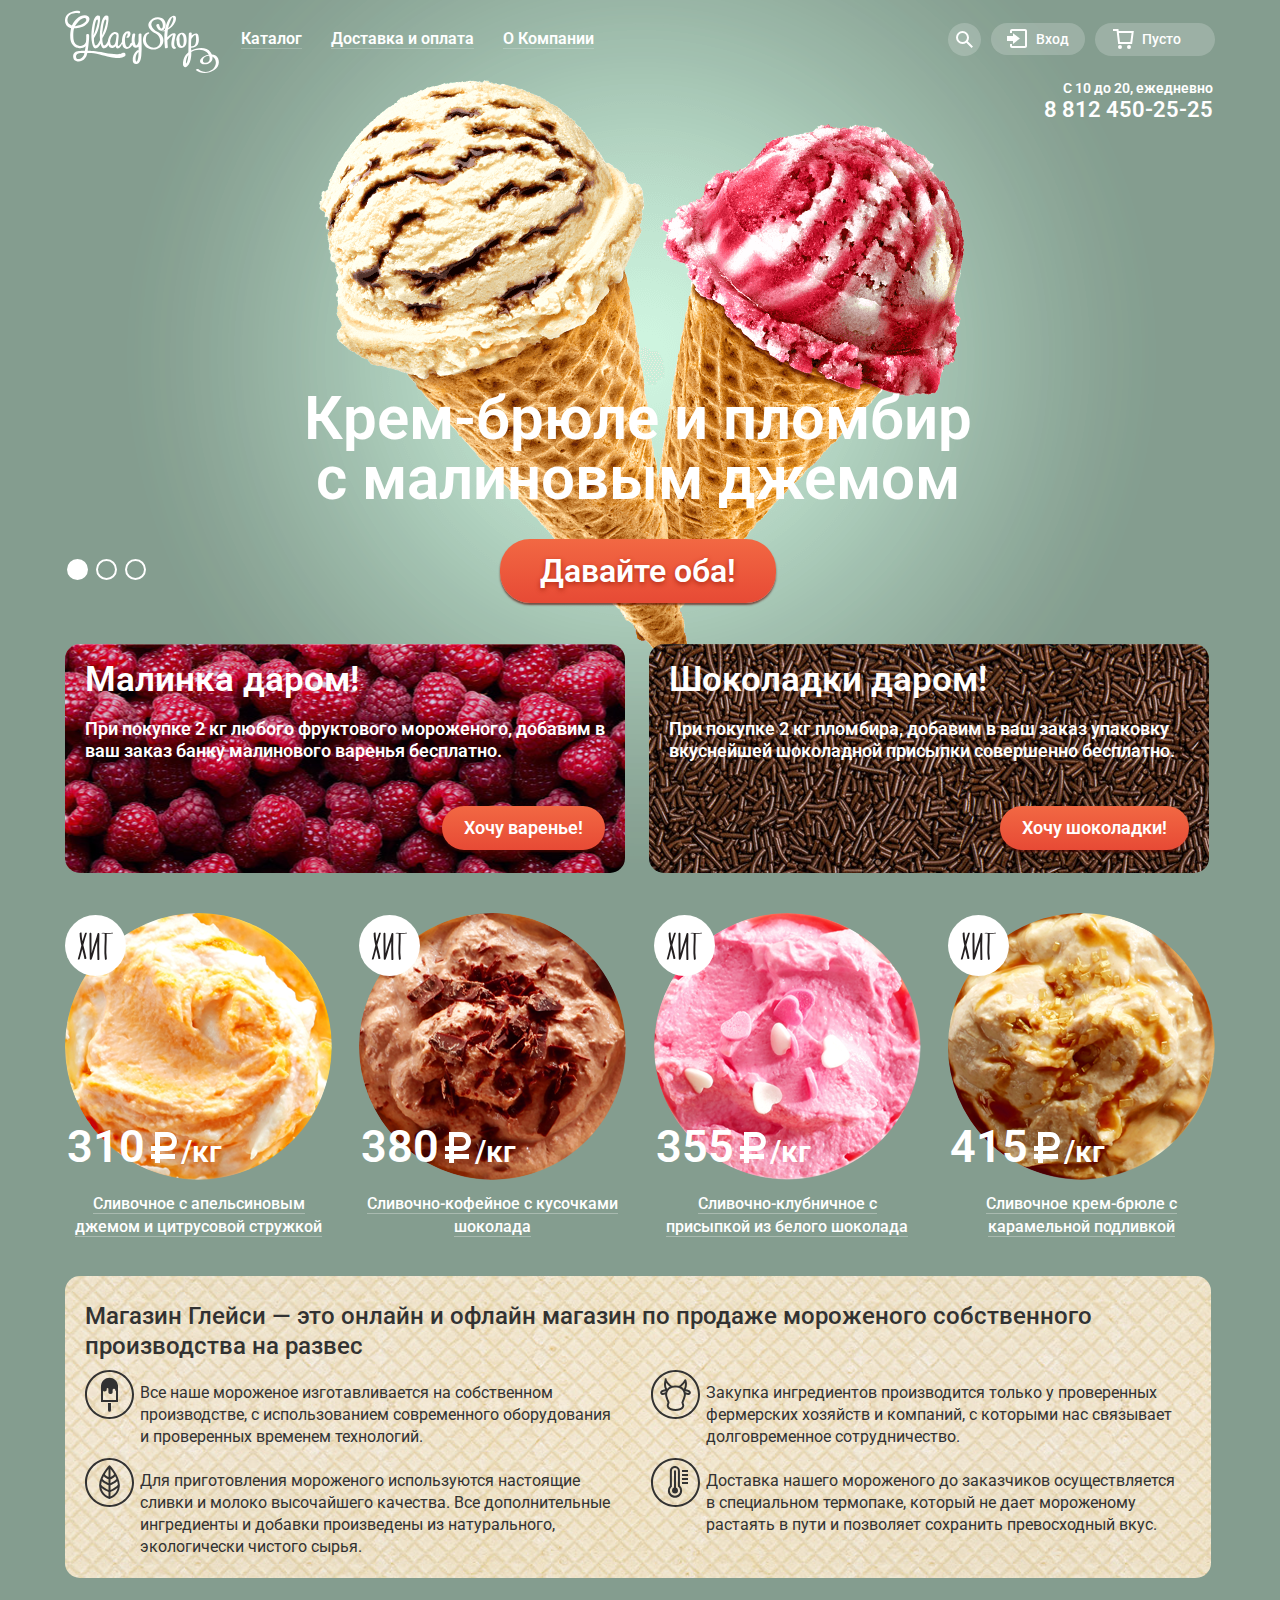
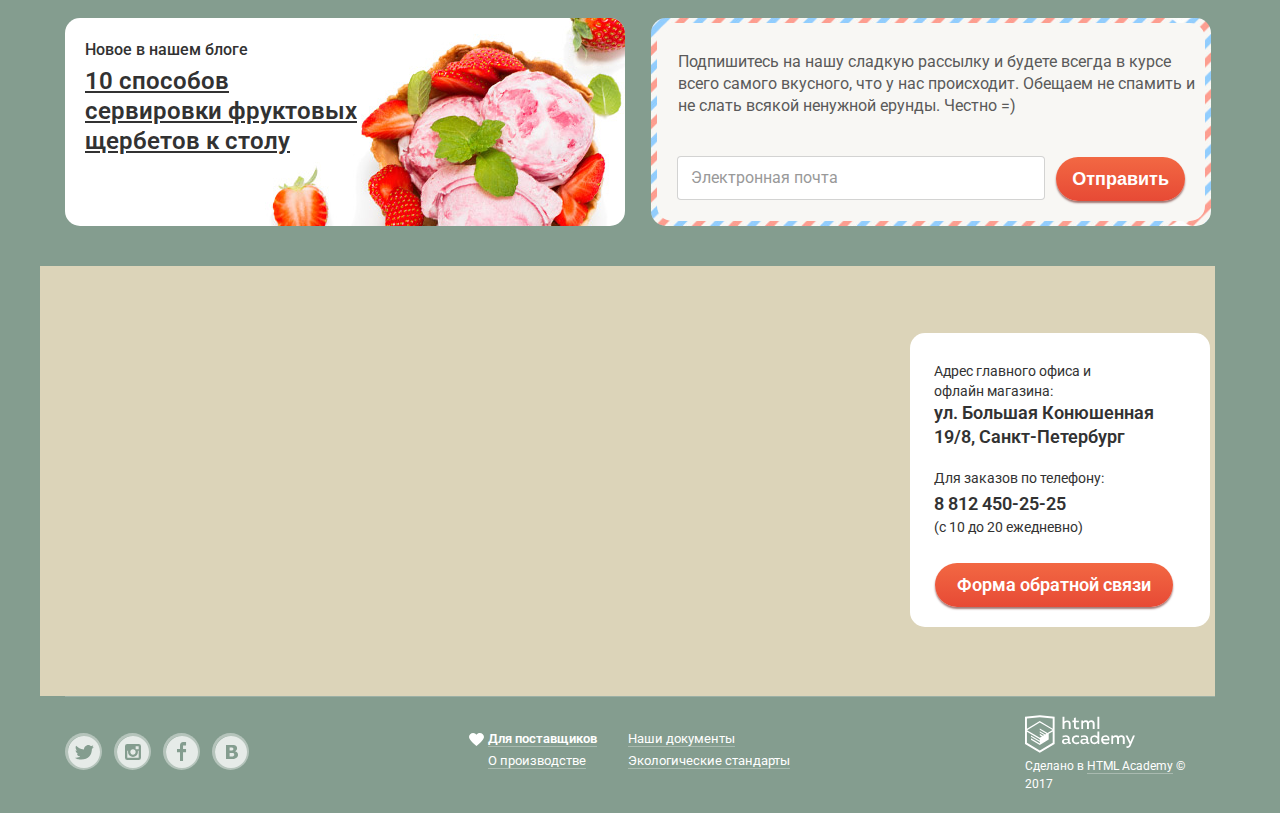
<file: index.html>
<!DOCTYPE html>
<html lang="ru">
<head>
  <meta charset="utf-8">
  <title>Магазин мороженого Глейси</title>
  <link href="css/style_min.css" rel="stylesheet">
  <link href="css/normalize_min.css" rel="stylesheet">
  <link href="https://fonts.googleapis.com/css?family=Roboto:400,500,700" rel="stylesheet">
</head>

<body>
  <input type="radio" name="main-background-color" value="1" class="main-background main-background-1 visually-hidden" id="main-background-1" checked>
  <input type="radio" name="main-background-color" value="2" class="main-background main-background-2 visually-hidden" id="main-background-2">
  <input type="radio" name="main-background-color" value="3" class="main-background main-background-3 visually-hidden" id="main-background-3">
  <div class="main-background">
    <header class="main-header">
      <div class="container">
        <nav class="main-navigation">
          <div class="main-navigation-wrapper">
            <a class="main-header-logo">
              <img src="img/logo.svg" alt="Логотип магазина 'Глэйси'" width="154" height="64">
            </a>
            <ul class="site-navigation">
              <li class="catalog-menu"><a href="catalog.html">Каталог</a>
                <ul class="popup popup-catalog-menu">
                  <li><a>Новинки</a></li>
                  <li><a href="catalog.html">Сливочное</a></li>
                  <li><a href="#">Щербеты</a></li>
                  <li><a href="#">Фруктовый лёд</a></li>
                  <li><a href="#">Мелорин</a></li>
                </ul>
              </li>
              <li><a href="#">Доставка и оплата</a></li>
              <li><a href="#">О Компании</a></li>
            </ul>

            <ul class="user-navigation">
              <li class="search-link">
                <button type="button" class="search-link-button"><span class="visually-hidden">Поиск</span>
                  <svg xmlns="http://www.w3.org/2000/svg" xmlns:xlink="http://www.w3.org/1999/xlink" width="17" height="17" viewBox="0 0 17 17">
                    <path fill="#fff" d="M16.958 15.527L11.75 10.32A6.455 6.455 0 0 0 13 6.5 6.5 6.5 0 1 0 6.5 13a6.465 6.465 0 0 0 3.839-1.263l5.205 5.204 1.414-1.414zM6.5 11C4.019 11 2 8.981 2 6.5S4.019 2 6.5 2 11 4.019 11 6.5 8.981 11 6.5 11z"/>
                  </svg>
                </button>
                <div class="popup search-wrapper">
                  <div class="popup-search">
                    <form class="search-form" action="https://echo.htmlacademy.ru" method="get">
                      <div class="">
                        <input type="search" id="input-search" name="input-search"  class="input-search" placeholder="Что ищем?" required>
                        <div class="label-box">
                          <label for="input-search">Что ищем?</label>
                        </div>
                      </div>
                    </form>
                  </div>
                </div>
              </li>
              <li class="login-link">
                <a href="#">
                  <svg xmlns="http://www.w3.org/2000/svg" xmlns:xlink="http://www.w3.org/1999/xlink" width="21" height="19" viewBox="0 0 21 19">
                    <g fill="#000"><path d="M6 14.875L12.917 9.5 6 4.125v2.917H-.042v4.917H6z"/>
                      <path d="M18 0H5C3.9 0 3 .9 3 2v2h2V2h13v15H5v-2H3v2c0 1.1.9 2 2 2h13c1.1 0 2-.9 2-2V2c0-1.1-.9-2-2-2z"/>
                    </g>
                  </svg>
                  <span>Вход</span>
                </a>
                <div class="popup login-wrapper">
                  <div class="login-popup">
                    <h2 class="visually-hidden">Вход в личный кабинет</h2>
                    <form class="appointment-form" action="https://echo.htmlacademy.ru" method="post">
                      <div>
                        <input class="login-icon-email" type="email" id="appointment-email" name="email" placeholder="Электронная почта" required>
                        <div class="label-box">
                          <label for="appointment-email">Электронная почта</label>
                        </div>
                      </div>
                      <div>
                        <input class="login-icon-password" type="password" id="appointment-password" name="password" placeholder="Пароль" required>
                        <div class="label-box">
                          <label for="appointment-password">Пароль</label>
                        </div>
                      </div>
                      <div class="column-wrap cf">
                        <button class="button" type="submit">Войти</button>
                        <ul class="restore-wrapper">
                          <li class="restore"><a href="#">Забыли пароль?</a></li>
                          <li class="new-account"><a href="#">Новая регистрация</a></li>
                        </ul>
                      </div>
                    </form>
                  </div>
                </div>
              </li>
              <li class="basket-link">
                <a href="#">
                  <svg xmlns="http://www.w3.org/2000/svg" width="21" height="20" viewBox="0 0 21 20">
                    <g fill="#FFF"><path d="M5.657 2.031L5.422 0H0v2h3.64l1.5 13h13.988l1.699-12.969H5.657zM17.372 13H6.922L5.888 4.031h12.66L17.372 13z"/>
                      <circle cx="6.984" cy="18" r="2"/><circle cx="15.984" cy="18" r="2"/>
                    </g>
                  </svg>
                  <span>Пусто</span>
                </a>
              </li>
            </ul>
          </div>
        </nav>
      </div>
    </header>

    <main class="container">
      <div class="contact-us-briefly">
        <span class="working-hours">С 10 до 20, ежедневно</span>
        <a  class="phone-link" href="tel:+78124502525"> 8 812 450-25-25 </a>
      </div>
      <h1 class="visually-hidden">Магазин мороженого "Глэйси"</h1>
      <section class="slider">
        <div class="main-background-label">
          <label for="main-background-1" class="slider-pagination-item"><span class="visually-hidden">1</span></label>
          <label for="main-background-2" class="slider-pagination-item"><span class="visually-hidden">2</span></label>
          <label for="main-background-3" class="slider-pagination-item"><span class="visually-hidden">3</span></label>
        </div>
        <ul class="slider-wrap">
          <li class="slider-item slider-item-1">
            <p>Крем-брюле и пломбир с малиновым джемом</p>
            <a class="button" href="#">Давайте оба!</a>
          </li>
          <li class="slider-item slider-item-2">
            <p>Шоколадный пломбир и лимонный сорбет </p>
            <a class="button" href="#">Давайте оба!</a>
          </li>
          <li class="slider-item slider-item-3">
            <p>Пломбир с помадкой и клубничный щербет</p>
            <a class="button" href="#">Давайте оба!</a>
          </li>
        </ul>
      </section>

      <article class="promo">
        <h2 class="visually-hidden">Специальные предложения</h2>
        <section class="promo-item promo-item-raspberry">
          <h3>Малинка даром!</h3>
          <p>При покупке 2 кг любого фруктового мороженого, добавим в ваш заказ банку малинового варенья бесплатно.</p>
          <a class="button promo-button" href="#">Хочу варенье!</a>
        </section>
        <section class="promo-item promo-item-choco">
          <h3>Шоколадки даром!</h3>
          <p>При покупке 2 кг пломбира, добавим в ваш заказ упаковку вкуснейшей шоколадной присыпки совершенно бесплатно.</p>
          <a class="button promo-button" href="#">Хочу шоколадки!</a>
        </section>
      </article>

      <section class="bestsellers">
        <h2 class="visually-hidden">Самые популярные виды мороженого</h2>
        <ul class="catalog-list bestsellers-catalog-list">
          <li class="catalog-item">
            <a href="#">
              <img src="img/product-1.png" width="267" height="267" alt="Сливочное с апельсиновым джемом и цитрусовой стружкой">
              <span class="catalog-item-price">
                <em>310</em>
                <b>/кг</b>
              </span>
            </a>
            <h3>
              <a href="#">
                <span class="catalog-category">Сливочное с апельсиновым джемом и цитрусовой стружкой</span>
              </a>
            </h3>
            <div class="button-wrap">
              <a class="button">Быстрый просмотр</a>
            </div>
          </li>
          <li class="catalog-item">
            <a href="#">
              <img src="img/product-2.png" width="267" height="267" alt="Сливочно-кофейное с кусочками шоколада">
              <span class="catalog-item-price">
                <em>380</em>
                <b>/кг</b>
              </span>
            </a>
            <h3>
              <a href="#">
                <span class="catalog-category">Сливочно-кофейное с кусочками шоколада</span>
              </a>
            </h3>
            <div class="button-wrap">
              <a class="button">Быстрый просмотр</a>
            </div>
          </li>
          <li class="catalog-item">
            <a href="#">
              <img src="img/product-3.png" width="267" height="267" alt="Сливочно-клубничное с присыпкой из белого шоколада">
              <span class="catalog-item-price">
                <em>355</em>
                <b>/кг</b>
              </span>
            </a>
            <h3>
              <a href="#">
                <span class="catalog-category">Сливочно-клубничное с присыпкой из белого шоколада</span>
              </a>
            </h3>
            <div class="button-wrap">
              <a class="button">Быстрый просмотр</a>
            </div>
          </li>
          <li class="catalog-item">
            <a href="#">
              <img src="img/product-4.png" width="267" height="267" alt="Сливочное крем-брюле с карамельной подливкой">
              <span class="catalog-item-price">
                <em>415</em>
                <b>/кг</b>
              </span>
            </a>
            <h3>
              <a href="#">
                <span class="catalog-category">Сливочное крем-брюле с карамельной подливкой</span>
              </a>
            </h3>
            <div class="button-wrap">
              <a class="button">Быстрый просмотр</a>
            </div>
          </li>
        </ul>
      </section>



      <section class="features">
        <h2 class="visually-hidden">Особенности магазина</h2>
        <p>Магазин Глейси — это онлайн и офлайн магазин по продаже мороженого собственного производства на развес</p>
        <ul class="features-list">
          <li>Все наше мороженое изготавливается на собственном производстве, с использованием современного оборудования и проверенных временем технологий.</li>
          <li>Для приготовления мороженого используются настоящие сливки и молоко высочайшего качества. Все дополнительные ингредиенты и добавки произведены из натурального, экологически чистого сырья.</li>
          <li>Закупка ингредиентов  производится только у проверенных фермерских хозяйств и компаний, с которыми нас связывает долговременное сотрудничество.</li>
          <li>Доставка нашего мороженого до заказчиков осуществляется в специальном термопаке, который не дает мороженому растаять в пути и позволяет сохранить превосходный вкус.</li>
        </ul>
      </section>

      <div class="index-columns">
        <article class="news-in-blog">
          <h2>Новое в нашем блоге</h2>
          <p class="news-in-blog-link">
            <a href="#">
              10 способов сервировки
              фруктовых щербетов к
              столу
            </a>
          </p>
        </article>

        <section class="subscribtion">
          <h2 class="visually-hidden">Подписаться на рассылку</h2>
          <div class="subscribtion-wrap">
            <p class="subscribtion-content">
              Подпишитесь на нашу сладкую рассылку и будете всегда в курсе всего самого вкусного, что у нас происходит. Обещаем не спамить и не слать всякой ненужной ерунды. Честно =)
            </p>
            <form class="subscribtion-form cf" action="https://echo.htmlacademy.ru" method="get">
              <input class="subscribtion-email" type="email" name="email" id="subscribtion-email" placeholder="Электронная почта" required>
              <div class="label-box">
                <label for="subscribtion-email">Электронная почта</label>
              </div>
              <button class="button subscribtion-button" type="submit" name="subscribe">Отправить</button>
            </form>
          </div>
        </section>
      </div>

      <section class="contact-us-full">
        <h2 class="visually-hidden">Как до нас добраться</h2>

        <iframe src="https://yandex.ru/map-widget/v1/-/CBUjmCdaCB" width="1200" height="430"></iframe>
        <div class="contact-feedback">
          <p>Адрес главного офиса
            и офлайн магазина:</p>
            <b class="contact-address">
              ул. Большая Конюшенная 19/8, Санкт-Петербург
            </b>

            <div class="phone-link-before"> Для заказов по телефону:</div>
            <a class="phone-link" href="tel:+78124502525"> 8 812 450-25-25 </a>
            <p>(с 10 до 20 ежедневно)</p>
            <a class="button feedback-link">Форма обратной связи</a>
          </div>
        </section>
      </main>

      <footer class="main-footer">
        <div class="container">
          <ul class="footer-social">
            <li class="social-button social-button-twitter">
              <a href="https://twitter.com" target="_blank"><span class="visually-hidden">Твиттер</span></a>
            </li>
            <li class="social-button social-button-instagram">
              <a href="https://www.instagram.com" target="_blank"><span class="visually-hidden">Инстаграмм</span></a>
            </li>
            <li class="social-button social-button-facebook">
              <a href="https://www.facebook.com" target="_blank"><span class="visually-hidden">Фейсбук</span></a>
            </li>
            <li class="social-button social-button-vkontakte">
              <a href="https://vk.com" target="_blank"><span class="visually-hidden">ВКонтакте</span></a>
            </li>
          </ul>
          <nav class="footer-navigation">
            <ul>
              <li><a href="#">Для поставщиков</a></li>
              <li><a href="#">О производстве</a></li>
            </ul>
            <ul>
              <li><a href="#">Наши документы</a></li>
              <li><a href="#">Экологические стандарты</a></li>
            </ul>
          </nav>
          <p class="footer-copyright">
            <svg id="Layer_1" data-name="Layer 1" xmlns="http://www.w3.org/2000/svg" viewBox="0 0 108.08 36.85"><title>logo-htmlacademy-small1</title><path d="M44.61,26.88a2,2,0,0,0,.55-0.1v1.33a3.25,3.25,0,0,1-1.18.21,1.67,1.67,0,0,1-1.67-1,4.84,4.84,0,0,1-3.14,1.08c-1.51,0-2.91-.83-2.91-2.55,0-2.13,2-2.79,3.71-2.79a11.08,11.08,0,0,1,2.17.25v-0.3c0-1-.76-1.77-2.19-1.77a7.42,7.42,0,0,0-3,.64v-1.7a10.21,10.21,0,0,1,3.19-.55c2.36,0,3.81,1.12,3.81,3.65v3a0.54,0.54,0,0,0,.49.59h0.17Zm-6.44-1.13A1.35,1.35,0,0,0,39.63,27h0.11a3.39,3.39,0,0,0,2.41-1V24.58a9.72,9.72,0,0,0-1.81-.21c-1,0-2.16.33-2.16,1.38h0Zm12.36-6.11a5,5,0,0,1,2.57.64V22a4.08,4.08,0,0,0-2.3-.7,2.75,2.75,0,1,0,0,5.49,5,5,0,0,0,2.43-.64v1.71a6.27,6.27,0,0,1-2.76.57A4.21,4.21,0,0,1,46,24.51q0-.21,0-0.41a4.32,4.32,0,0,1,4.18-4.46h0.38Zm12.17,7.24a2,2,0,0,0,.55-0.1v1.33a3.25,3.25,0,0,1-1.18.21,1.67,1.67,0,0,1-1.67-1,4.84,4.84,0,0,1-3.14,1.08c-1.51,0-2.91-.83-2.91-2.55,0-2.13,2-2.79,3.71-2.79a11.08,11.08,0,0,1,2.17.25v-0.3c0-1-.76-1.77-2.19-1.77a7.42,7.42,0,0,0-3,.64v-1.7a10.21,10.21,0,0,1,3.19-.55c2.36,0,3.81,1.12,3.81,3.65v3a0.54,0.54,0,0,0,.49.59h0.17Zm-6.44-1.13A1.35,1.35,0,0,0,57.73,27h0.11a3.39,3.39,0,0,0,2.41-1V24.58a9.72,9.72,0,0,0-1.81-.21c-1.06,0-2.16.33-2.16,1.38h0ZM73,16V28.2H71.35V26.88a3.88,3.88,0,0,1-3.19,1.54,4.4,4.4,0,0,1,0-8.78,3.81,3.81,0,0,1,3,1.3V16H73Zm-4.53,5.22a2.76,2.76,0,1,0,0,5.52A2.86,2.86,0,0,0,71.15,25V23A2.91,2.91,0,0,0,68.49,21.27ZM79,19.64c3.31,0,4.46,2.68,3.92,5.09H76.7c0.21,1.5,1.67,2.11,3.19,2.11a6.11,6.11,0,0,0,2.64-.59v1.6a7.14,7.14,0,0,1-3,.57C77,28.42,74.78,27,74.78,24a4.18,4.18,0,0,1,4-4.39H79Zm0.09,1.54a2.28,2.28,0,0,0-2.44,2.1v0.06H81.3A2,2,0,0,0,79.13,21.18Zm5.73,7V19.87h1.65v1a3.81,3.81,0,0,1,2.78-1.27A2.86,2.86,0,0,1,91.89,21a4.12,4.12,0,0,1,2.91-1.33A3.06,3.06,0,0,1,98,23V28.2h-1.9V23.05a1.59,1.59,0,0,0-1.42-1.75H94.42a2.8,2.8,0,0,0-2.07,1.12V28.2h-1.9V23.05A1.59,1.59,0,0,0,89,21.31H88.8a3,3,0,0,0-2.21,1.29v5.63H84.86Zm21.31-8.33h1.9l-3.91,9.46c-0.9,2.17-2.09,2.86-3.35,2.86a4.76,4.76,0,0,1-1.1-.14V30.46a2.86,2.86,0,0,0,.85.12c0.9,0,1.58-.64,2.07-1.9l0.17-.42-4-8.4h2l2.86,6.29ZM38.73,1.46V6.22a3.81,3.81,0,0,1,2.7-1.14,3.25,3.25,0,0,1,3.44,3.4v5.15H43V8.72a1.81,1.81,0,0,0-1.61-2h-0.3a2.93,2.93,0,0,0-2.32,1.39v5.52h-1.9V1.46h1.9ZM49.94,2.31v3h3V6.91h-3v3.81c0,1.1.5,1.46,1.58,1.46a4.49,4.49,0,0,0,1.69-.33v1.6A6.8,6.8,0,0,1,51,13.8a2.55,2.55,0,0,1-2.86-2.74V6.89H46.58V5.26h1.5V2.74Zm5.4,11.31V5.28H57v1A3.81,3.81,0,0,1,59.77,5a2.86,2.86,0,0,1,2.6,1.33A4.12,4.12,0,0,1,65.28,5,3.06,3.06,0,0,1,68.44,8.4v5.21h-1.9V8.46a1.59,1.59,0,0,0-1.42-1.75H64.89a2.8,2.8,0,0,0-2.07,1.12v5.78h-1.9V8.46A1.59,1.59,0,0,0,59.5,6.71H59.27A3,3,0,0,0,57.06,8v5.63H55.34ZM71.17,1.45H73V13.6H71.17V1.45ZM14.71,0H14.55L0,1.54V28.21l14.55,8.66,14.55-8.66V1.54Zm12.5,27.1L14.55,34.64,1.9,27.12V16.18l12.59,7.5V25L5.86,19.9v1.31l8.68,5.21v1.39L5.87,22.65V24l8.68,5.21,8.75-5.24V18.31L27.2,16V27.12Zm0-12.53-3.48,2-1.6,1L14.51,13v1.31L21,18.23H21l-0.14.09-1,.54-5.37-3.2V17l4.24,2.52-1,.67-3.2-1.9v1.31l2.1,1.24L14.5,22.1,2,14.65,14.51,7.11Zm0-1.32L14.49,5.76,1.91,13.25v-10L14.56,1.92,27.21,3.25v10h0Z" transform="translate(0 -0.02)" fill="#fff"/></svg>
            Сделано в <a href="https://htmlacademy.ru/intensive/htmlcss">HTML Academy</a> &copy; 2017
          </p>
        </div>
      </footer>
    </div>


    <section class="feedback-modal">
      <div class="modal-background"></div>
      <div class="feedback-wrapper">
        <div class="modal-feedback">
          <h2>Мы обязательно вам ответим!</h2>
          <button class="modal-close" type="button" name="modal-close"><span class="visually-hidden">Закрыть</span></button>
          <form class="feedback-form" action="https://echo.htmlacademy.ru" method="post">
            <div>
              <input type="text" id="feedback-name" class="feedback-name" name="name" placeholder="Как вас зовут?" required>
              <div class="label-box">
                <label for="feedback-name">Как вас зовут?</label>
              </div>
            </div>
            <div class="thomething-wrap">
              <input type="email" id="feedback-email" class="feedback-email" name="email" placeholder="Ваша почта для ответа?" required>
              <div class="label-box">
                <label for="feedback-email">Ваша почта для ответа?</label>
              </div>
            </div>
            <div class="textarea-wrap">
              <textarea id="feedback-textarea" class="feedback-textarea" name="feedback-textarea" rows="5" cols="80" placeholder="Напишите что-нибудь..." required></textarea>
              <label  class="textarea-label" for="feedback-textarea">Напишите что-нибудь...</label>
            </div>
            <input class="button" type="submit" name="feedback-btn" value="Отправить">
          </form>
        </div>
      </div>
    </section>

    <script src="js/script.js"></script>


  </body>
  </html>
</file>
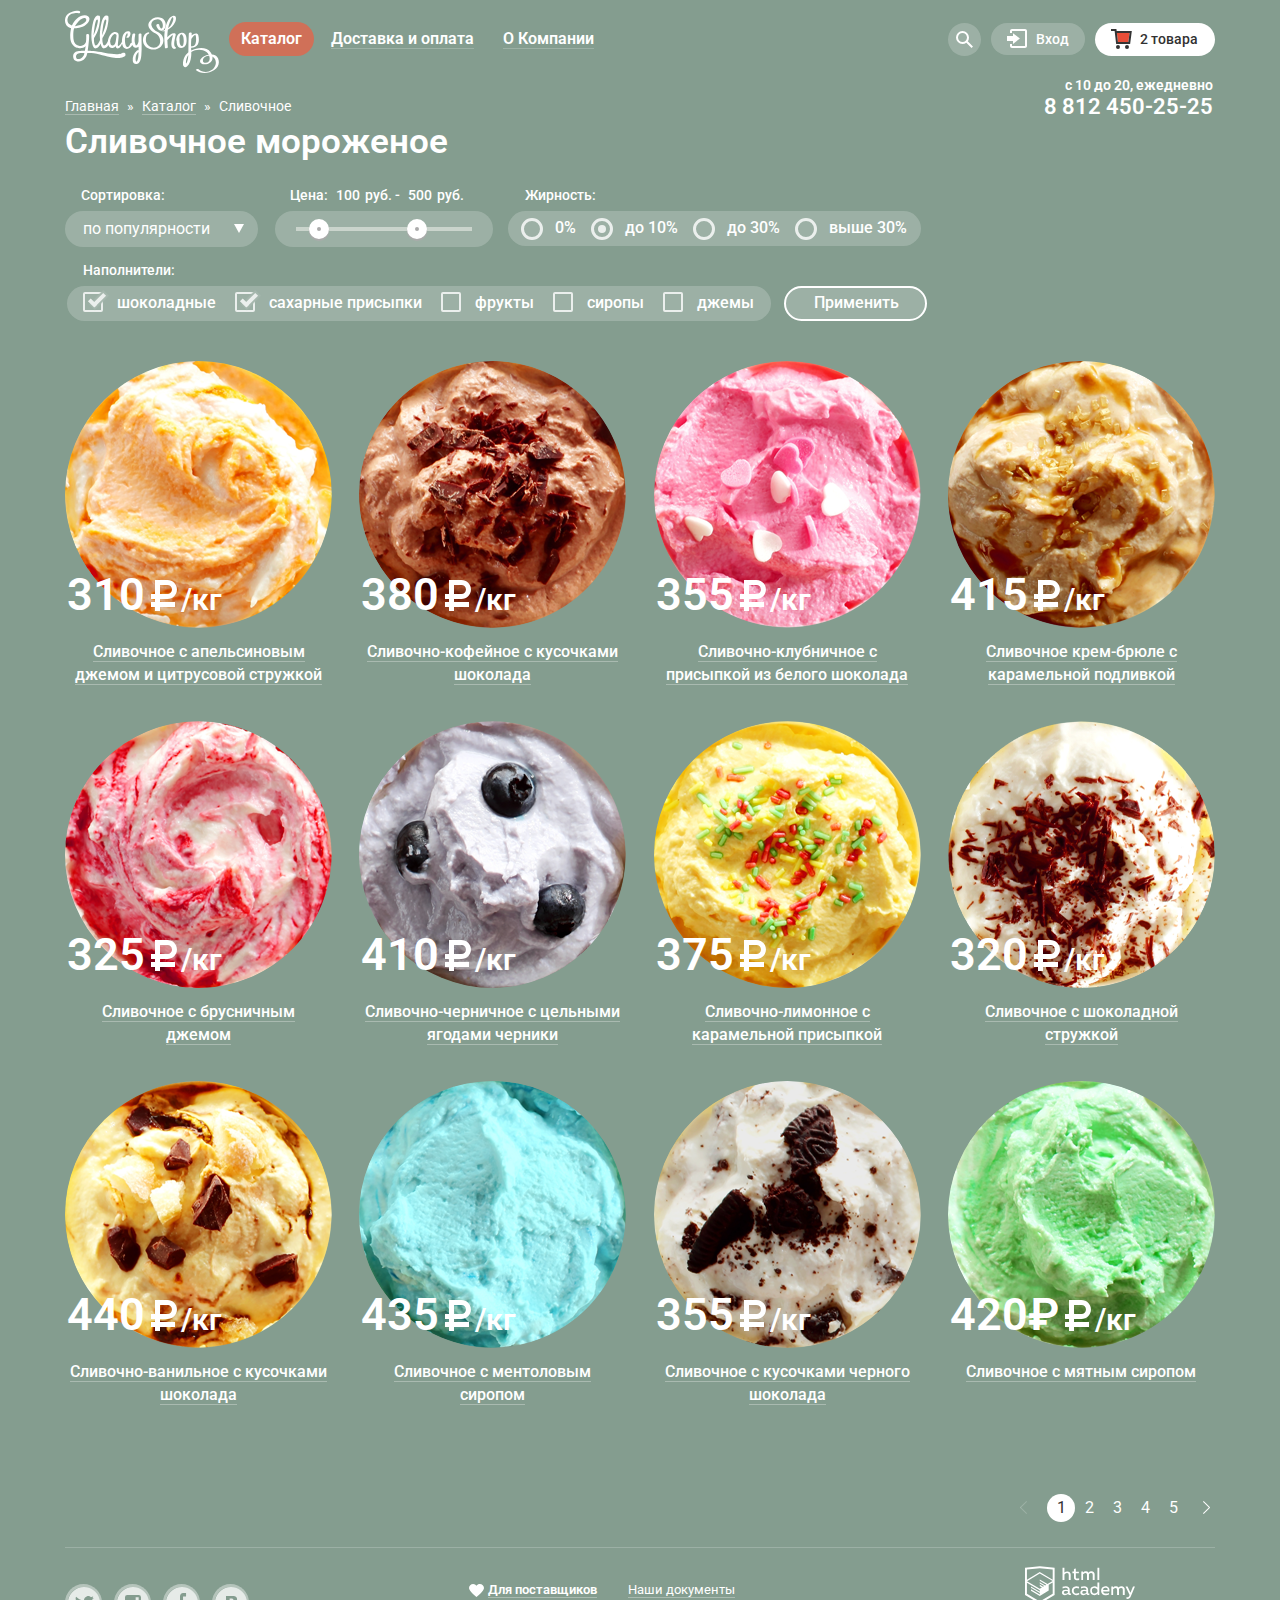
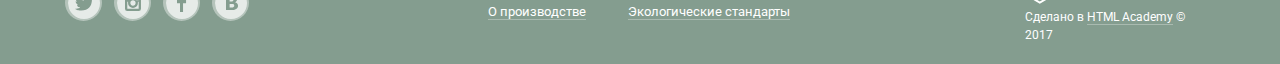
<file: catalog.html>
<!DOCTYPE html>
<html lang="ru">
<head>
  <meta charset="utf-8">
  <title>Каталог магазина Глейси</title>
  <link href="css/style_min.css" rel="stylesheet">
  <link href="css/normalize_min.css" rel="stylesheet">
  <link href="https://fonts.googleapis.com/css?family=Roboto:400,500,700" rel="stylesheet">
</head>

<body>
  <header class="main-header">
    <div class="container">
      <nav class="main-navigation">
        <div class="main-navigation-wrapper">
          <a href="index.html" class="main-header-logo">
            <img src="img/logo.svg" alt="Логотип магазина 'Глэйси'" width="154" height="64">
          </a>
          <ul class="site-navigation">
            <li class="catalog-menu site-navigation-current"><a>Каталог</a>
              <ul class="popup popup-catalog-menu dropdown">
                <li><a href="#">Новинки</a></li>
                <li class="current"><a>Сливочное</a></li>
                <li><a href="#">Щербеты</a></li>
                <li><a href="#">Фруктовый лёд</a></li>
                <li><a href="#">Мелорин</a></li>
              </ul>
            </li>
            <li><a href="#">Доставка и оплата</a></li>
            <li><a href="#">О Компании</a></li>
          </ul>

          <ul class="user-navigation">
            <li class="search-link">
              <button type="button" class="search-link-button"><span class="visually-hidden">Поиск</span>
                <svg xmlns="http://www.w3.org/2000/svg" xmlns:xlink="http://www.w3.org/1999/xlink" width="17" height="17" viewBox="0 0 17 17">
                  <path fill="#fff" d="M16.958 15.527L11.75 10.32A6.455 6.455 0 0 0 13 6.5 6.5 6.5 0 1 0 6.5 13a6.465 6.465 0 0 0 3.839-1.263l5.205 5.204 1.414-1.414zM6.5 11C4.019 11 2 8.981 2 6.5S4.019 2 6.5 2 11 4.019 11 6.5 8.981 11 6.5 11z"/>
                </svg>
              </button>
              <div class="popup search-wrapper">
                <div class="popup-search">
                  <form class="search-form" action="https://echo.htmlacademy.ru" method="get">
                    <div>
                      <input type="search" id="input-search" name="input-search"  class="input-search" placeholder="Что ищем?" required>
                      <div class="label-box">
                        <label for="input-search">Что ищем?</label>
                      </div>
                    </div>
                  </form>
                </div>
              </div>
            </li>
            <li class="login-link">
              <a href="#">
                <svg xmlns="http://www.w3.org/2000/svg" xmlns:xlink="http://www.w3.org/1999/xlink" width="21" height="19" viewBox="0 0 21 19">
                  <g fill="#000"><path d="M6 14.875L12.917 9.5 6 4.125v2.917H-.042v4.917H6z"/>
                    <path d="M18 0H5C3.9 0 3 .9 3 2v2h2V2h13v15H5v-2H3v2c0 1.1.9 2 2 2h13c1.1 0 2-.9 2-2V2c0-1.1-.9-2-2-2z"/>
                  </g>
                </svg>
                <span>Вход</span>
              </a>
              <div class="popup login-wrapper">
                <div class="login-popup">
                  <h2 class="visually-hidden">Вход в личный кабинет</h2>
                  <form class="appointment-form" action="https://echo.htmlacademy.ru" method="post">
                    <div>
                      <input class="login-icon-email" type="email" id="appointment-email" name="email" placeholder="Электронная почта" required>
                      <div class="label-box">
                        <label for="appointment-email">Электронная почта</label>
                      </div>
                    </div>
                    <div>
                      <input class="login-icon-password" type="password" id="appointment-password" name="password" placeholder="Пароль" required>
                      <div class="label-box">
                        <label for="appointment-password">Пароль</label>
                      </div>
                    </div>
                    <div class="column-wrap cf">
                      <button class="button" type="submit">Войти</button>
                      <ul class="restore-wrapper">
                        <li class="restore"><a href="#">Забыли пароль?</a></li>
                        <li class="new-account"><a href="#">Новая регистрация</a></li>
                      </ul>
                    </div>
                  </form>
                </div>
              </div>
            </li>
            <li class="basket-link-full">
              <a href="#">
                <svg xmlns="http://www.w3.org/2000/svg" width="21" height="20" viewBox="0 0 21 20">
                  <path fill="#E84D37" d="M5.888 4.031L6.922 13h10.45l1.176-8.969z"/>
                  <circle fill="#343434" cx="6.984" cy="18" r="2"/><circle fill="#343434" cx="15.984" cy="18" r="2"/>
                  <path fill="#343434" d="M5.657 2.031L5.422 0H0v2h3.64l1.5 13h13.988l1.699-12.969H5.657zM17.372 13H6.922L5.888 4.031h12.66L17.372 13z"/>
                </svg>
                <span>2 товара</span>
              </a>
              <div class="popup basket-wrapper">
                <div class="basket-popup">
                  <table>
                    <tr>
                      <th class="visually-hidden">удалить из корзины</th>
                      <th class="visually-hidden">изображение</th>
                      <th class="visually-hidden">название</th>
                      <th class="visually-hidden">рассчёт стоимости</th>
                      <th class="visually-hidden">стоимость</th>
                    </tr>
                    <tr>
                      <td><button class="delete"><span class="visually-hidden">Удалить</span></button></td>
                      <td><img src="img/product-1.png" width="33" height="33" alt="Пломбир с апельсиновым джемом"></td>
                      <td><a href="#">Пломбир с апельсиновым джемом</a></td>
                      <td>1,5 кг х 200 руб.</td>
                      <td>300 руб.</td>
                    </tr>
                    <tr>
                      <td><button class="delete"><span class="visually-hidden">Удалить</span></button></td>
                      <td><img src="img/product-3.png" width="33" height="33" alt="Клубничный пломбир с присыпкой из белого шоколада"></td>
                      <td><a href="#">Клубничный пломбир с присыпкой из белого шоколада</a></td>
                      <td>1,5 кг х 300 руб.</td>
                      <td>450 руб.</td>
                    </tr>
                  </table>
                  <div  class="column-wrapper cf">
                    <span class="full-cost">
                      Итого: <b>750</b> руб.
                    </span>
                    <a class="button basket-submit" href="#">Оформить заказ</a>
                  </div>
                </div>
              </div>
            </li>
          </ul>
        </div>
      </nav>
    </div>
  </header>

  <main class="container inner-page">
    <ul class="breadcrumbs">
      <li><a href="#">Главная</a></li>
      <li>&raquo;</li>
      <li><a href="#">Каталог</a></li>
      <li>&raquo;</li>
      <li class="bredcrumbs-current">Сливочное</li>
    </ul>

    <div class="contact-us-briefly">
      <span class="working-hours">c 10 до 20, ежедневно</span>
      <a  class="phone-link" href="tel:+78124502525"> 8 812 450-25-25 </a>
    </div>


    <h1 class="main-title">Сливочное мороженое</h1>
    <section class="filters">
      <h2 class="visually-hidden">Фильтр параметров</h2>
      <form class="filter" action="https://echo.htmlacademy.ru" method="get">
        <fieldset class="filter-option filter-selection">
          <legend>Сортировка:</legend>
          <div class="filter-selection-wrap">
            <label class="selection-label">
              <select name="filter-select" class="filter-select">
                <option value="selection-popular" selected>по популярности</option>
                <option value="selection-low-cost">сначала недорогие</option>
                <option value="selection-expensive-cost">сначала дорогие</option>
                <option value="selection-fat-content">по жирности</option>
              </select>
              <span class="select-corner"></span>
              <span class="visually-hidden">Сортировка:</span>
            </label>
          </div>
        </fieldset>

        <div class="filter-range">
          <div class="price-controls">
            Цена:<input type="text" name="min-price" value="100">руб.
            -<input type="text" name="max-price" value="500">руб.
          </div>

          <div class="filter-range-wrap">
            <div class="scale">
              <div style="margin-left:14px;margin-right:35px" class="bar">
              </div>
            </div>
            <div class="toggle min-toggle"></div>
            <div class="toggle max-toggle"></div>
          </div>
        </div>

        <fieldset class="filter-option filter-radio">
          <legend>Жирность:</legend>
          <div class="filter-radio-wrap">
            <label>
              <input type="radio" class="visually-hidden" name="choice-fat" value="0%">
              <span class="radio-indicator"></span>
              0%
            </label>
            <label>
              <input type="radio" class="visually-hidden" name="choice-fat" value="until-10%" checked>
              <span class="radio-indicator"></span>
              до 10%
            </label>
            <label>
              <input type="radio" class="visually-hidden" name="choice-fat" value="until-30%">
              <span class="radio-indicator"></span>
              до 30%
            </label>
            <label >
              <input type="radio" class="visually-hidden" name="choice-fat" value="above-30">
              <span class="radio-indicator"></span>
              выше 30%
            </label>
          </div>
        </fieldset>

        <fieldset class="filter-option filter-check">
          <legend>Наполнители:</legend>
          <div class="filter-check-wrap">
            <label>
              <input type="checkbox" class="visually-hidden" name="chocolate" value="chocolate" checked>
              <span class="checkbox-indicator"></span>
              шоколадные
            </label>
            <label>
              <input type="checkbox" class="visually-hidden" name="sugar" value="sugar" checked>
              <span class="checkbox-indicator"></span>
              сахарные присыпки
            </label>
            <label>
              <input type="checkbox" class="visually-hidden" name="fruit" value="fruit">
              <span class="checkbox-indicator"></span>
              фрукты
            </label>
            <label>
              <input type="checkbox" class="visually-hidden" name="syrup" value="syrup">
              <span class="checkbox-indicator"></span>
              сиропы
            </label>
            <label>
              <input type="checkbox" class="visually-hidden" name="jam" value="jam">
              <span class="checkbox-indicator"></span>
              джемы
            </label>
          </div>
          <input class="filter-option form-button" type="submit" name="apply" value="Применить">
        </fieldset>
      </form>
    </section>

    <section>
      <h2 class="visually-hidden">Сливочное мороженое</h2>
      <ul class="catalog-list">
        <li class="catalog-item">
          <a href="#">
            <img src="img/product-1.png" width="267" height="267" alt="Сливочное с апельсиновым джемом и цитрусовой стружкой">
            <span class="catalog-item-price">
              <em>310</em>
              <b>/кг</b>
            </span>
          </a>
          <h3>
            <a href="#">
              <span class="catalog-category">Сливочное с апельсиновым джемом и цитрусовой стружкой</span>
            </a>
          </h3>
          <div class="button-wrap">
            <a class="button">Быстрый просмотр</a>
          </div>
        </li>
        <li class="catalog-item">
          <a href="#">
            <img src="img/product-2.png" width="267" height="267" alt="Сливочно-кофейное с кусочками шоколада">
            <span class="catalog-item-price">
              <em>380</em>
              <b>/кг</b>
            </span>
          </a>
          <h3>
            <a href="#">
              <span class="catalog-category">Сливочно-кофейное с кусочками шоколада</span>
            </a>
          </h3>
          <div class="button-wrap">
            <a class="button">Быстрый просмотр</a>
          </div>
        </li>
        <li class="catalog-item">
          <a href="#">
            <img src="img/product-3.png" width="267" height="267" alt="Сливочно-клубничное с присыпкой из белого шоколада">
            <span class="catalog-item-price">
              <em>355</em>
              <b>/кг</b>
            </span>
          </a>
          <h3>
            <a href="#">
              <span class="catalog-category">Сливочно-клубничное с присыпкой из белого шоколада</span>
            </a>
          </h3>
          <div class="button-wrap">
            <a class="button">Быстрый просмотр</a>
          </div>
        </li>
        <li class="catalog-item">
          <a href="#">
            <img src="img/product-4.png" width="267" height="267" alt="Сливочное крем-брюле с карамельной подливкой">
            <span class="catalog-item-price">
              <em>415</em>
              <b>/кг</b>
            </span>
          </a>
          <h3>
            <a href="#">
              <span class="catalog-category">Сливочное крем-брюле с карамельной подливкой</span>
            </a>
          </h3>
          <div class="button-wrap">
            <a class="button">Быстрый просмотр</a>
          </div>
        </li>

        <li class="catalog-item">
          <a href="#">
            <img src="img/product-5.png" width="267" height="267" alt="Сливочное с брусничным джемом">
            <span class="catalog-item-price">
              <em>325</em>
              <b>/кг</b>
            </span>
          </a>
          <h3>
            <a href="#">
              <span class="catalog-category">Сливочное с брусничным джемом</span>
            </a>
          </h3>
          <div class="button-wrap">
            <a class="button">Быстрый просмотр</a>
          </div>
        </li>

        <li class="catalog-item">
          <a href="#">
            <img src="img/product-6.png" width="267" height="267" alt="Сливочно-черничное с цельными ягодами черники ">
            <span class="catalog-item-price">
              <em>410</em>
              <b>/кг</b>
            </span>
          </a>
          <h3>
            <a href="#">
              <span class="catalog-category">Сливочно-черничное с цельными ягодами черники </span>
            </a>
          </h3>
          <div class="button-wrap">
            <a class="button">Быстрый просмотр</a>
          </div>
        </li>

        <li class="catalog-item">
          <a href="#">
            <img src="img/product-7.png" width="267" height="267" alt="Сливочно-лимонное с карамельной присыпкой">
            <span class="catalog-item-price">
              <em>375</em>
              <b>/кг</b>
            </span>
          </a>
          <h3>
            <a href="#">
              <span class="catalog-category">Сливочно-лимонное с карамельной присыпкой</span>
            </a>
          </h3>
          <div class="button-wrap">
            <a class="button">Быстрый просмотр</a>
          </div>
        </li>

        <li class="catalog-item">
          <a href="#">
            <img src="img/product-8.png" width="267" height="267" alt="Сливочное с шоколадной стружкой">
            <span class="catalog-item-price">
              <em>320</em>
              <b>/кг</b>
            </span>
          </a>
          <h3>
            <a href="#">
              <span class="catalog-category">Сливочное с шоколадной стружкой</span>
            </a>
          </h3>
          <div class="button-wrap">
            <a class="button">Быстрый просмотр</a>
          </div>
        </li>

        <li class="catalog-item">
          <a href="#">
            <img src="img/product-9.png" width="267" height="267" alt="Сливочно-ванильное с кусочками шоколада">
            <span class="catalog-item-price">
              <em>440</em>
              <b>/кг</b>
            </span>
          </a>
          <h3>
            <a href="#">
              <span class="catalog-category">Сливочно-ванильное с кусочками шоколада</span>
            </a>
          </h3>
          <div class="button-wrap">
            <a class="button">Быстрый просмотр</a>
          </div>
        </li>

        <li class="catalog-item">
          <a href="#">
            <img src="img/product-10.png" width="267" height="267" alt="Сливочноe с ментоловым сиропом">
            <span class="catalog-item-price">
              <em>435</em>
              <b>/кг</b>
            </span>
          </a>
          <h3>
            <a href="#">
              <span class="catalog-category">Сливочноe с ментоловым сиропом</span>
            </a>
          </h3>
          <div class="button-wrap">
            <a class="button">Быстрый просмотр</a>
          </div>
        </li>

        <li class="catalog-item">
          <a href="#">
            <img src="img/product-11.png" width="267" height="267" alt="Сливочное с кусочками черного шоколада">
            <span class="catalog-item-price">
              <em>355</em>
              <b>/кг</b>
            </span>
          </a>
          <h3>
            <a href="#">
              <span class="catalog-category">Сливочное с кусочками черного шоколада</span>
            </a>
          </h3>
          <div class="button-wrap">
            <a class="button">Быстрый просмотр</a>
          </div>
        </li>

        <li class="catalog-item">
          <a href="#">
            <img src="img/product-12.png" width="267" height="267" alt="Сливочное с мятным сиропом">
            <span class="catalog-item-price">
              <em>420&#8381;</em>
              <b>/кг</b>
            </span>
          </a>
          <h3>
            <a href="#">
              <span class="catalog-category">Сливочное с мятным сиропом</span>
            </a>
          </h3>
          <div class="button-wrap">
            <a class="button">Быстрый просмотр</a>
          </div>
        </li>
      </ul>
    </section>

    <ul class="pagination-list">
      <li>
        <button class="pagination-back" type="button" name="pagination-back" disabled><span class="visually-hidden">Предыдущая страница</span></button>
      </li>
      <li class="pagination-item current">
        <a>1</a>
      </li>
      <li class="pagination-item">
        <a href="#">2</a>
      </li>
      <li class="pagination-item">
        <a href="#">3</a>
      </li>
      <li class="pagination-item">
        <a href="#">4</a>
      </li>
      <li class="pagination-item">
        <a href="#">5</a>
      </li>
      <li>
        <button class="pagination-next" type="button" name="pagination-next"><span class="visually-hidden">Следующая страница</span></button>
      </li>
    </ul>
  </main>

  <footer class="main-footer">
    <div class="container">
      <ul class="footer-social">
        <li class="social-button social-button-twitter">
          <a href="https://twitter.com" target="_blank"><span class="visually-hidden">Твиттер</span></a>
        </li>
        <li class="social-button social-button-instagram">
          <a href="https://www.instagram.com" target="_blank"><span class="visually-hidden">Инстаграмм</span></a>
        </li>
        <li class="social-button social-button-facebook">
          <a href="https://www.facebook.com" target="_blank"><span class="visually-hidden">Фейсбук</span></a>
        </li>
        <li class="social-button social-button-vkontakte">
          <a href="https://vk.com" target="_blank"><span class="visually-hidden">ВКонтакте</span></a>
        </li>
      </ul>
      <nav class="footer-navigation">
        <ul>
          <li><a href="#">Для поставщиков</a></li>
          <li><a href="#">О производстве</a></li>
        </ul>
        <ul>
          <li><a href="#">Наши документы</a></li>
          <li><a href="#">Экологические стандарты</a></li>
        </ul>
      </nav>
      <p class="footer-copyright">
        <svg id="Layer_1" data-name="Layer 1" xmlns="http://www.w3.org/2000/svg" viewBox="0 0 108.08 36.85"><title>logo-htmlacademy-small1</title><path d="M44.61,26.88a2,2,0,0,0,.55-0.1v1.33a3.25,3.25,0,0,1-1.18.21,1.67,1.67,0,0,1-1.67-1,4.84,4.84,0,0,1-3.14,1.08c-1.51,0-2.91-.83-2.91-2.55,0-2.13,2-2.79,3.71-2.79a11.08,11.08,0,0,1,2.17.25v-0.3c0-1-.76-1.77-2.19-1.77a7.42,7.42,0,0,0-3,.64v-1.7a10.21,10.21,0,0,1,3.19-.55c2.36,0,3.81,1.12,3.81,3.65v3a0.54,0.54,0,0,0,.49.59h0.17Zm-6.44-1.13A1.35,1.35,0,0,0,39.63,27h0.11a3.39,3.39,0,0,0,2.41-1V24.58a9.72,9.72,0,0,0-1.81-.21c-1,0-2.16.33-2.16,1.38h0Zm12.36-6.11a5,5,0,0,1,2.57.64V22a4.08,4.08,0,0,0-2.3-.7,2.75,2.75,0,1,0,0,5.49,5,5,0,0,0,2.43-.64v1.71a6.27,6.27,0,0,1-2.76.57A4.21,4.21,0,0,1,46,24.51q0-.21,0-0.41a4.32,4.32,0,0,1,4.18-4.46h0.38Zm12.17,7.24a2,2,0,0,0,.55-0.1v1.33a3.25,3.25,0,0,1-1.18.21,1.67,1.67,0,0,1-1.67-1,4.84,4.84,0,0,1-3.14,1.08c-1.51,0-2.91-.83-2.91-2.55,0-2.13,2-2.79,3.71-2.79a11.08,11.08,0,0,1,2.17.25v-0.3c0-1-.76-1.77-2.19-1.77a7.42,7.42,0,0,0-3,.64v-1.7a10.21,10.21,0,0,1,3.19-.55c2.36,0,3.81,1.12,3.81,3.65v3a0.54,0.54,0,0,0,.49.59h0.17Zm-6.44-1.13A1.35,1.35,0,0,0,57.73,27h0.11a3.39,3.39,0,0,0,2.41-1V24.58a9.72,9.72,0,0,0-1.81-.21c-1.06,0-2.16.33-2.16,1.38h0ZM73,16V28.2H71.35V26.88a3.88,3.88,0,0,1-3.19,1.54,4.4,4.4,0,0,1,0-8.78,3.81,3.81,0,0,1,3,1.3V16H73Zm-4.53,5.22a2.76,2.76,0,1,0,0,5.52A2.86,2.86,0,0,0,71.15,25V23A2.91,2.91,0,0,0,68.49,21.27ZM79,19.64c3.31,0,4.46,2.68,3.92,5.09H76.7c0.21,1.5,1.67,2.11,3.19,2.11a6.11,6.11,0,0,0,2.64-.59v1.6a7.14,7.14,0,0,1-3,.57C77,28.42,74.78,27,74.78,24a4.18,4.18,0,0,1,4-4.39H79Zm0.09,1.54a2.28,2.28,0,0,0-2.44,2.1v0.06H81.3A2,2,0,0,0,79.13,21.18Zm5.73,7V19.87h1.65v1a3.81,3.81,0,0,1,2.78-1.27A2.86,2.86,0,0,1,91.89,21a4.12,4.12,0,0,1,2.91-1.33A3.06,3.06,0,0,1,98,23V28.2h-1.9V23.05a1.59,1.59,0,0,0-1.42-1.75H94.42a2.8,2.8,0,0,0-2.07,1.12V28.2h-1.9V23.05A1.59,1.59,0,0,0,89,21.31H88.8a3,3,0,0,0-2.21,1.29v5.63H84.86Zm21.31-8.33h1.9l-3.91,9.46c-0.9,2.17-2.09,2.86-3.35,2.86a4.76,4.76,0,0,1-1.1-.14V30.46a2.86,2.86,0,0,0,.85.12c0.9,0,1.58-.64,2.07-1.9l0.17-.42-4-8.4h2l2.86,6.29ZM38.73,1.46V6.22a3.81,3.81,0,0,1,2.7-1.14,3.25,3.25,0,0,1,3.44,3.4v5.15H43V8.72a1.81,1.81,0,0,0-1.61-2h-0.3a2.93,2.93,0,0,0-2.32,1.39v5.52h-1.9V1.46h1.9ZM49.94,2.31v3h3V6.91h-3v3.81c0,1.1.5,1.46,1.58,1.46a4.49,4.49,0,0,0,1.69-.33v1.6A6.8,6.8,0,0,1,51,13.8a2.55,2.55,0,0,1-2.86-2.74V6.89H46.58V5.26h1.5V2.74Zm5.4,11.31V5.28H57v1A3.81,3.81,0,0,1,59.77,5a2.86,2.86,0,0,1,2.6,1.33A4.12,4.12,0,0,1,65.28,5,3.06,3.06,0,0,1,68.44,8.4v5.21h-1.9V8.46a1.59,1.59,0,0,0-1.42-1.75H64.89a2.8,2.8,0,0,0-2.07,1.12v5.78h-1.9V8.46A1.59,1.59,0,0,0,59.5,6.71H59.27A3,3,0,0,0,57.06,8v5.63H55.34ZM71.17,1.45H73V13.6H71.17V1.45ZM14.71,0H14.55L0,1.54V28.21l14.55,8.66,14.55-8.66V1.54Zm12.5,27.1L14.55,34.64,1.9,27.12V16.18l12.59,7.5V25L5.86,19.9v1.31l8.68,5.21v1.39L5.87,22.65V24l8.68,5.21,8.75-5.24V18.31L27.2,16V27.12Zm0-12.53-3.48,2-1.6,1L14.51,13v1.31L21,18.23H21l-0.14.09-1,.54-5.37-3.2V17l4.24,2.52-1,.67-3.2-1.9v1.31l2.1,1.24L14.5,22.1,2,14.65,14.51,7.11Zm0-1.32L14.49,5.76,1.91,13.25v-10L14.56,1.92,27.21,3.25v10h0Z" transform="translate(0 -0.02)" fill="#fff"/></svg>
        Сделано в <a href="https://htmlacademy.ru/intensive/htmlcss">HTML Academy</a> &copy; 2017
      </p>
    </div>
  </footer>
</body>
</html>
</file>
<file: css/style_min.css>
.cf::after,.site-navigation a::after{content:""}.contact-us-briefly,.main-navigation{-webkit-box-orient:vertical;-webkit-box-direction:normal}body,html{min-width:1200px;position:relative;margin:0;padding:0;font-family:Roboto,Arial,sans-serif;font-size:16px;line-height:22px;font-weight:400;color:#fff;background-color:#849d8f}a{text-decoration:none}.basket-popup td>a:hover,.news-in-blog a{text-decoration:underline;cursor:pointer}.cf::after{display:table;clear:both}.basket-popup .button,.feedback-modal .button,.login-popup .button,main .button{display:inline-block;vertical-align:baseline;border:none;border-radius:30px;padding:10px 22px;cursor:pointer;font-size:18px;font-weight:600;line-height:24px;color:#fff;text-align:center;background:#f26843;background:-webkit-gradient(linear,left top,left bottom,from(#f26843),to(#e74a35));background:-webkit-linear-gradient(top,#f26843 0,#e74a35 100%);background:-o-linear-gradient(top,#f26843 0,#e74a35 100%);background:linear-gradient(to bottom,#f26843 0,#e74a35 100%);-webkit-box-shadow:0 2px 2px rgba(85,8,0,.54);box-shadow:0 2px 2px rgba(85,8,0,.54)}.basket-popup .button:focus,.basket-popup .button:hover,.button:focus,.button:hover,.feedback-modal .button:focus,.feedback-modal .button:hover,.login-popup .button:focus,.login-popup .button:hover{background:#f26843;background:-webkit-gradient(linear,left top,left bottom,from(#f26843),to(#e74a35));background:-webkit-linear-gradient(top,#f26843 0,#e74a35 100%);background:-o-linear-gradient(top,#f26843 0,#e74a35 100%);background:linear-gradient(to bottom,#f26843 0,#e74a35 100%);-webkit-box-shadow:0 1px 2px 0 #ac1000;box-shadow:0 1px 2px 0 #ac1000;-webkit-transition-property:all;-o-transition-property:all;transition-property:all;-webkit-transition-duration:.1s;-o-transition-duration:.1s;transition-duration:.1s}.basket-popup .buttoаn:active,.button:active,.feedback-modal .button:active,.login-popup .button:active{background:#f26843;background:-webkit-gradient(linear,left top,left bottom,from(#f26843),to(#e74a35));background:-webkit-linear-gradient(top,#f26843 0,#e74a35 100%);background:-o-linear-gradient(top,#f26843 0,#e74a35 100%);background:linear-gradient(to bottom,#f26843 0,#e74a35 100%);-webkit-box-shadow:inset 0 2px 2px 0 #942718;box-shadow:inset 0 2px 2px 0 #942718;outline:0;-webkit-transition-property:all;-o-transition-property:all;transition-property:all;-webkit-transition-duration:.6s;-o-transition-duration:.6s;transition-duration:.6s}.slider .button{text-shadow:0 2px 5px rgba(160,32,11,.8);-webkit-box-shadow:0 2px 2px rgba(85,8,0,.64);box-shadow:0 2px 2px rgba(85,8,0,.64)}.slider .button:hover{-webkit-box-shadow:0 2px 2px 0 #ac1000;box-shadow:0 2px 2px 0 #ac1000}.slider .button:active{-webkit-box-shadow:inset 0 2px 2px 0 #942718;box-shadow:inset 0 2px 2px 0 #942718}::-webkit-input-placeholder{color:#999;line-height:24px;font:inherit}::-moz-placeholder{color:#999;line-height:24px;font:inherit}:-moz-placeholder{color:#999;line-height:24px;font:inherit;vertical-align:bottom}:-ms-input-placeholder{color:#999;line-height:24px;font:inherit}input[placeholder]{-o-text-overflow:ellipsis;text-overflow:ellipsis}input::-moz-placeholder{text-overflow:ellipsis}input:-moz-placeholder{text-overflow:ellipsis}input:-ms-input-placeholder{text-overflow:ellipsis}:focus::-webkit-input-placeholder{color:transparent}:focus::-moz-placeholder{color:transparent}:focus:-moz-placeholder{color:transparent}:focus:-ms-input-placeholder{color:transparent}.label-box{position:relative;width:270px}.label-box label,.textarea-wrap label{position:absolute;top:-6px;left:12px;color:#999;opacity:0;font-size:11px;line-height:13px;font-weight:400}.search-form .label-box label{top:-58px}.appointment-form .label-box label{top:-80px}.subscribtion-form .label-box label{top:-17px}.feedback-form .label-box label{top:-60px}input:not(:focus):not(:empty):invalid[placeholder],textarea:not(:focus):invalid[placeholder]{color:#323232;font-weight:400}input:not(:focus):valid[placeholder],textarea:not(:focus):valid[placeholder]{color:#323232;font-weight:600}input:not(:focus):valid[placeholder]~.label-box label,textarea:not(:focus):valid[placeholder]~.label-box label{opacity:1}input:empty[placeholder],textarea:empty[placeholder]{color:#999}input:focus:invalid~.label-box label,input:focus:valid~.label-box label,textarea:focus:invalid~label,textarea:focus:valid~label{opacity:1;color:#5b9ddf;-webkit-transition-property:opacity;-o-transition-property:opacity;transition-property:opacity;-webkit-transition-duration:.4s;-o-transition-duration:.4s;transition-duration:.4s}.feedback-email[placeholder],.feedback-name[placeholder],.input-search[placeholder],.login-icon-email[placeholder],.login-icon-password[placeholder],.subscribtion-email[placeholder]{font:inherit;font-size:14px;line-height:24px;font-weight:400;color:#999;padding:9px 13px}.feedback-email[placeholder],.feedback-name[placeholder],.subscribtion-email[placeholder]{font-size:16px}.appointment-form input[type=password],.appointment-form input[type=email],.feedback-modal input[type=email],.feedback-modal input[type=text],.feedback-modal textarea,.search-form input[type=search],.subscribtion input[type=email]{font:inherit;font-size:16px;line-height:24px;font-weight:400;color:#999;border:none;-webkit-box-shadow:0 0 0 1px #d3d3d2;box-shadow:0 0 0 1px #d3d3d2;border-radius:3px}.appointment-form input[type=password],.appointment-form input[type=email],.search-form input[type=search]{font-size:14px}.appointment-form input[type=password]:hover,.appointment-form input[type=email]:hover,.feedback-modal input[type=email]:hover,.feedback-modal input[type=text]:hover,.feedback-modal textarea:hover,.search-form input[type=search]:hover,.subscribtion input[type=email]:hover{-webkit-box-shadow:0 0 0 2px #c7c6c5;box-shadow:0 0 0 2px #c7c6c5}.appointment-form input[type=password]:focus,.appointment-form input[type=email]:focus,.feedback-modal input[type=email]:focus,.feedback-modal input[type=text]:focus,.feedback-modal textarea:focus,.search-form input[type=search]:focus,.subscribtion input[type=email]:focus{-webkit-box-shadow:0 0 0 2px #8fbdec;box-shadow:0 0 0 2px #8fbdec}.login-icon-email,.login-icon-password{position:relative}.popup{-webkit-box-shadow:0 20px 20px rgba(0,0,0,.4);box-shadow:0 20px 20px rgba(0,0,0,.4)}.visually-hidden{position:absolute;overflow:hidden;clip:rect(0 0 0 0);height:1px;width:1px;margin:-1px;padding:0;border:0}.main-navigation,.main-navigation-wrapper{display:-webkit-box;display:-ms-flexbox;margin:0}.main-header{margin-top:0;position:relative;z-index:3}.main-navigation{display:flex;-ms-flex-direction:column;flex-direction:column}.main-navigation-wrapper{display:flex;-webkit-box-align:start;-ms-flex-align:start;align-items:flex-start;padding:0}.main-header .container{margin:0 auto;padding:0}.container{width:1150px;margin:0 auto;padding:0 2.22%;position:relative}.main-header-logo{margin:10px 0 0}.site-navigation,.user-navigation{list-style:none;margin-top:18px;margin-left:0;display:-webkit-box;display:-ms-flexbox;display:flex;height:33px}.site-navigation{margin-right:auto;-ms-flex-preferred-size:410px;flex-basis:410px;-ms-flex-wrap:wrap;flex-wrap:wrap;margin-left:-30px;margin-top:22px}.site-navigation a{display:inline-block;vertical-align:baseline;color:#fff;font-size:16px;line-height:18px;font-weight:600;padding:8px 0 0;margin:0 17px 7px 12px;position:relative;border-bottom:1px solid rgba(255,255,255,.2)}.site-navigation a::after{background-color:rgba(255,255,255,.2);height:1px;position:absolute;bottom:3px;left:12px}.site-navigation a:focus,.site-navigation a:hover{background-color:rgba(255,255,255,.2);padding:8px 12px;margin:0 5px 0 0;border-radius:30px;border:none;-webkit-transition-property:all;-o-transition-property:all;transition-property:all;-webkit-transition-duration:50ms;-o-transition-duration:50ms;transition-duration:50ms}.site-navigation a:active,.site-navigation>.catalog-menu:hover>a{color:#333;background-color:rgba(255,255,255,1);-webkit-transition-property:background-color,color;-o-transition-property:background-color,color;-webkit-transition-duration:50ms;-o-transition-duration:50ms}.site-navigation a:active{-webkit-box-shadow:inset 0 2px 1px 0 #696969;box-shadow:inset 0 2px 1px 0 #696969;transition-property:background-color,color;transition-duration:50ms}.site-navigation>.catalog-menu:hover>a{padding:8px 12px;margin:0 5px 0 0;border-radius:30px;border:none;transition-property:background-color,color;transition-duration:50ms}.site-navigation .site-navigation-current:hover>a,.site-navigation-current a{color:#fff;background-color:#d07058;padding:8px 12px;margin:0 5px 0 0;-webkit-box-shadow:none}.site-navigation-current a{border-radius:30px;box-shadow:none;border:none}.site-navigation .site-navigation-current:hover>a{border-radius:30px;box-shadow:none;border:none;-webkit-transition-property:background-color,color;-o-transition-property:background-color,color;transition-property:background-color,color;-webkit-transition-duration:50ms;-o-transition-duration:50ms;transition-duration:50ms}.catalog-menu:focus .popup-catalog-menu,.site-navigation .catalog-menu:active .popup-catalog-menu,.site-navigation .catalog-menu:active li,.site-navigation .catalog-menu:focus .popup-catalog-menu,.site-navigation .catalog-menu:hover .popup-catalog-menu,.site-navigation .catalog-menu:hover li{display:block}.catalog-menu{position:relative}.popup-catalog-menu{display:none;position:absolute;top:32px;left:-6px;width:142px;height:171px;background:0 0;margin:0;padding:10px 0 0;border-radius:5px}.popup-catalog-menu li{display:none;list-style:none;margin:0;padding:0 6px;width:131px;background-color:#fff;font-size:14px;line-height:16px;position:relative;z-index:4}.popup-catalog-menu li:focus,.popup-catalog-menu li:hover{background-color:#fbded8;position:relative;z-index:4;-webkit-transition-property:all;-o-transition-property:all;transition-property:all;-webkit-transition-duration:.1s;-o-transition-duration:.1s;transition-duration:.1s}.popup-catalog-menu li:active{background-color:#f6b5a5;-webkit-transition-property:all;-o-transition-property:all;transition-property:all;-webkit-transition-duration:50ms;-o-transition-duration:50ms;transition-duration:50ms}.site-navigation .popup-catalog-menu li:first-child{border-top-left-radius:5px;border-top-right-radius:5px}.popup-catalog-menu li:last-child{border-bottom-left-radius:5px;border-bottom-right-radius:5px}.site-navigation .popup-catalog-menu li:first-child a{font-weight:600;padding:10px 0 10px 13px;border-bottom:1px solid #d1d0ce}.site-navigation .popup-catalog-menu li:first-child:hover{background-color:#fff}.site-navigation .popup-catalog-menu li:last-child a{margin-bottom:7px}.site-navigation .popup-catalog-menu a{display:inline-block;vertical-align:middle;font-weight:400;padding:8px 0 8px 12px;width:116px;margin:0;background-color:transparent;font-size:14px;line-height:16px;color:#323232;text-align:left;border:none;border-radius:0;position:relative;z-index:5}.popup-catalog-menu .current,.popup-catalog-menu .current:active,.popup-catalog-menu .current:focus,.popup-catalog-menu .current:hover{background-color:#d07058}.site-navigation .popup-catalog-menu a:active{-webkit-box-shadow:none;box-shadow:none}.popup-catalog-menu .current a{color:#fff}.user-navigation{-webkit-box-pack:end;-ms-flex-pack:end;justify-content:flex-end;list-style:none;-ms-flex-preferred-size:520px;flex-basis:520px}.user-navigation a{padding:6px 11px 7px;margin:5px 0 0 10px;border-radius:30px;color:#fff;background-color:rgba(255,255,255,.2);font-size:14px;line-height:16px;font-weight:500}.user-navigation>li:focus a[href="login.html"],.user-navigation>li:hover a[href="login.html"]{background-color:#fff;color:#333}.search-link{padding:0;margin:5px 0 0;border-radius:50%;position:relative}.search-link .search-link-button{display:-webkit-box;display:-ms-flexbox;display:flex;-webkit-box-align:center;-ms-flex-align:center;align-items:center;-webkit-box-pack:center;-ms-flex-pack:center;justify-content:center;width:33px;height:33px;border-radius:50%;list-style:none;cursor:pointer;border:none;background-color:rgba(255,255,255,.2)}.search-link:focus .search-link-button,.search-link:hover .search-link-button{background-color:rgba(255,255,255,1);-webkit-transition-property:background-color;-o-transition-property:background-color;transition-property:background-color;-webkit-transition-duration:50ms;-o-transition-duration:50ms;transition-duration:50ms}.search-link:active .search-link-button{-webkit-box-shadow:inset 0 2px 1px 0 #696969;box-shadow:inset 0 2px 1px 0 #696969}.search-link:focus .search-link-button path,.search-link:hover .search-link-button path{fill:#000}.search-link:hover .search-wrapper{display:block}.search-wrapper{display:none;width:342px;position:absolute;right:0;top:20px;border-radius:5px;background-color:transparent;z-index:3}.login-link:active .login-wrapper,.login-link:focus .login-wrapper,.login-link:focus .search-wrapper,.login-link:hover .login-wrapper,.login-link:hover .search-wrapper{display:block}.popup-search{background-color:#fff;margin-top:17px;padding:19px 18px;width:100%;-webkit-box-sizing:border-box;box-sizing:border-box;border-radius:5px}.input-search,.login-wrapper{-webkit-box-sizing:border-box}.input-search{width:100%;box-sizing:border-box}.login-link{position:relative}.basket-link>a,.login-link>a{display:-webkit-box;display:-ms-flexbox;-webkit-box-align:center}.login-link>a{display:flex;-ms-flex-align:center;align-items:center;padding-left:16px;padding-right:16px;background-color:rgba(255,255,255,.2)}.login-link>a span{margin-left:8px}.login-link>a path{fill:#fff}.basket-link:focus>a,.basket-link:hover>a,.login-link:focus>a,.login-link:hover>a{color:#323232;font-weight:500;background-color:rgba(255,255,255,1);-webkit-transition-property:background-color;-o-transition-property:background-color;transition-property:background-color;-webkit-transition-duration:.3s;-o-transition-duration:.3s;transition-duration:.3s}.basket-link:active>a circle,.basket-link:active>a path,.basket-link:focus>a circle,.basket-link:focus>a path,.basket-link:hover>a circle,.basket-link:hover>a path,.login-link:active>a path,.login-link:focus>a path,.login-link:hover>a path{fill:#000}.basket-link-full:active>a,.basket-link:active>a,.login-link:active>a{-webkit-box-shadow:inset 0 2px 1px 0 #696969;box-shadow:inset 0 2px 1px 0 #696969;-webkit-transition-property:-webkit-box-shadow;-o-transition-property:box-shadow;transition-property:box-shadow;transition-property:box-shadow,-webkit-box-shadow;-webkit-transition-duration:.1s;-o-transition-duration:.1s;transition-duration:.1s}.login-wrapper{display:none;width:277px;position:absolute;right:0;top:38px;background-color:transparent;padding:0;z-index:2;box-sizing:border-box}.basket-link-full,.login-popup{position:relative}.login-popup{background-color:#fff;width:100%;-webkit-box-sizing:border-box;box-sizing:border-box;margin-top:4px;padding:19px 18px 19px 21px;border-radius:5px}.login-icon-email,.login-icon-password{width:100%;margin-bottom:22px;-webkit-box-sizing:border-box;box-sizing:border-box}.basket-popup,.filter-select,.promo-item{-webkit-box-sizing:border-box}.appointment-form .column-wrap{height:44px;margin:0}.restore-wrapper{list-style:none;float:right;padding:0;margin:0}.login-popup .button{margin-left:0;margin-right:0;float:left;padding:11px 18px;text-shadow:none}.basket-link-full>a span,.basket-link>a span{margin-left:8px}.restore-wrapper~li{display:block;vertical-align:bottom}.restore-wrapper a{border-radius:0;padding:0;font-size:13px;line-height:13px;font-weight:400;color:#323232;border-bottom:1px solid #b2b2b2;background-color:transparent}.restore-wrapper a:active,.restore-wrapper a:focus,.restore-wrapper a:hover{color:#e84d37;border-bottom:1px solid #f9cdc4}.basket-link>a{display:flex;-ms-flex-align:center;align-items:center;padding-left:18px;padding-right:34px}.basket-link-full:focus>a,.basket-link-full:hover>a,.basket-link-full>a{display:-webkit-box;display:-ms-flexbox;display:flex;-webkit-box-align:center;-ms-flex-align:center;align-items:center;padding-left:16px;padding-right:17px;color:#323232;background-color:rgba(255,255,255,1)}.basket-link-full:active .basket-wrapper,.basket-link-full:focus .basket-wrapper,.basket-link-full:hover .basket-wrapper{display:block}.basket-wrapper{display:none;width:542px;position:absolute;right:0;top:30px;background-color:transparent;padding-top:12px;z-index:4;-webkit-box-shadow:0 20px 20px rgba(0,0,0,.4);box-shadow:0 20px 20px rgba(0,0,0,.4)}.basket-popup{background-color:#fff;width:100%;margin:0;padding:10px 16px 18px 15px;border-radius:5px;color:#323232;font-size:13px;line-height:16px;box-sizing:border-box}.basket-popup a{font:inherit;font-size:13px;line-height:16px;font-weight:400;color:#323232;vertical-align:top;text-align:left;padding-top:7px;padding-left:0;border-radius:0}.basket-popup td>a:hover{color:#e84d37}.basket-popup table{border-collapse:collapse;width:100%;font-size:13px;line-height:16px;color:#323232;border-bottom:1px solid rgba(202,202,199,.9);margin-bottom:15px}.basket-popup td{vertical-align:top;padding-top:19px;padding-bottom:10px}.basket-popup td:nth-of-type(1){width:3%;padding-right:0;padding-top:16px}.basket-popup td:nth-of-type(2){width:7%;padding-left:2.5%;padding-right:0;padding-top:7px}.basket-popup td:nth-of-type(3){width:45%;padding-top:5px;padding-right:2%}.basket-popup td:nth-of-type(4){width:20%;padding-right:0;padding-left:1%}.basket-popup td:nth-of-type(5){width:15%;padding-right:3.3%;text-align:right}.basket-popup .delete{border:none;background:0 0;color:#656565;width:12px;height:12px;cursor:pointer;position:relative}.basket-popup .delete::after,.basket-popup .delete::before{content:"";position:absolute;width:11px;-webkit-box-shadow:0 0 0 1px #6c6b6a;box-shadow:0 0 0 1px #6c6b6a;top:50%;left:0}.slider a,.slider p{left:50%;font-weight:600}.basket-popup .delete::before{-webkit-transform:rotate(45deg);-ms-transform:rotate(45deg);transform:rotate(45deg)}.basket-popup .delete::after{-webkit-transform:rotate(-45deg);-ms-transform:rotate(-45deg);transform:rotate(-45deg)}.column-wrapper{font-size:15px;line-height:18px;font-weight:600}.full-cost{display:block;text-align:right;margin-bottom:10px}.contact-us-briefly,.promo{display:-webkit-box;display:-ms-flexbox}.button.basket-submit,.button.basket-submit:active,.button.basket-submit:focus,.button.basket-submit:hover{color:#fff;font-size:18px;line-height:24px;font-weight:600;padding:11px 14px;border-radius:25px;float:right;text-shadow:none}.contact-us-briefly{display:flex;-ms-flex-direction:column;flex-direction:column;-webkit-box-align:end;-ms-flex-align:end;align-items:flex-end;margin-right:2px;position:relative;z-index:1;min-width:300px;text-align:right}.inner-page .contact-us-briefly{margin-top:-51px}.contact-us-briefly span{font-size:14px;line-height:16px;font-weight:600;color:#fff}.contact-us-briefly .phone-link{color:#fff;font-size:22px;line-height:24px;font-weight:600}.main-background-1:checked~.main-background{background-color:#849d8f}.main-background-2:checked~.main-background{background-color:#8996a6}.main-background-3:checked~.main-background{background-color:#9d8b84}input.main-background-1:checked~div.main-background .slider-item-1{display:block}input.main-background-1:checked~div.main-background .slider-item-2,input.main-background-1:checked~div.main-background .slider-item-3{display:none}input.main-background-2:checked~div.main-background .slider-item-2{display:block}input.main-background-2:checked~div.main-background .slider-item-1,input.main-background-2:checked~div.main-background .slider-item-3{display:none}input.main-background-3:checked~div.main-background .slider-item-3{display:block}input.main-background-3:checked~div.main-background .slider-item-1,input.main-background-3:checked~div.main-background .slider-item-2{display:none}input.main-background-1:checked~div.main-background label[for=main-background-1],input.main-background-2:checked~div.main-background label[for=main-background-2],input.main-background-3:checked~div.main-background label[for=main-background-3]{background-color:#fff}.slider{min-width:inherit;min-height:536px;position:relative;z-index:0;margin-top:-128px;margin-bottom:-235px}.slider-item-1,.slider-item-2,.slider-item-3{width:100%;min-height:881px;background-repeat:no-repeat;background-position:top center}.slider-wrap{margin:0 auto;padding:0;position:relative}.slider-item-1{border:1px solid #849d8f;background-image:url(../img/slider-icecream-1.png)}.slider-item-2{border:1px solid #8996a6;background-image:url(../img/slider-icecream-2.png);display:none}.slider-item-3{border:1px solid #9d8b84;background-image:url(../img/slider-icecream-3.png);display:none}.slider-item{list-style:none;margin:0;padding:0}.slider p{position:absolute;bottom:310px;margin-left:-337px;width:670px;font-size:60px;line-height:60px;text-align:center}.slider a{position:absolute;top:543px;margin-left:-140px;padding-left:40px;padding-right:40px;font-size:32px;line-height:44px}.main-background-label{height:17px;position:absolute;z-index:1;bottom:304px}.slider-pagination-item{display:inline-block;text-align:center;vertical-align:middle;width:17px;height:17px;margin-right:2px;margin-left:2px;background:0 0;border:2px solid #fff;border-radius:50%;cursor:pointer}.promo-item-choco,.promo-item-raspberry{background-repeat:no-repeat;background-size:auto}.features,.promo-item-choco,.promo-item-raspberry{background-position:top center}.slider-pagination-item:focus,.slider-pagination-item:hover{background-color:rgba(255,255,255,.2);-webkit-transition-property:background-color;-o-transition-property:background-color;transition-property:background-color;-webkit-transition-duration:.2s;-o-transition-duration:.2s;transition-duration:.2s}.pagination-item-current,.pagination-item-current:active,.pagination-item-current:focus,.pagination-item-current:hover,.slider-pagination-item:active{background-color:#fff;-webkit-transition-property:background-color;-o-transition-property:background-color;transition-property:background-color;-webkit-transition-duration:.2s;-o-transition-duration:.2s;transition-duration:.2s}.promo{display:flex;position:relative;z-index:3;margin-bottom:65px}.catalog-list,.features-list{display:-webkit-box;display:-ms-flexbox}.promo-item{position:relative;border-radius:15px;box-sizing:border-box;min-height:229px;width:560px;padding-right:20px;padding-left:20px;text-align:left;padding-bottom:65px}.promo-item h3{font-weight:600;font-size:35px;line-height:41px;margin-top:15px;margin-bottom:5px}.promo-item p{font-weight:600;font-size:18px;line-height:22px}.promo-item .button{position:absolute;right:20px;bottom:23px}.promo-item-raspberry{background-color:#b0001a;background-image:url(../img/raspberry.jpg)}.promo-item-choco{background-color:#603a22;background-image:url(../img/choco.jpg);margin-left:auto;margin-right:6px}.promo h2{font-size:35px;line-height:41px;font-weight:600}.promo p{font-size:18px;line-height:22px}.catalog-list{margin:-32px 0 10px;padding:0;list-style:none;display:flex;-ms-flex-wrap:wrap;flex-wrap:wrap;-ms-flex-preferred-size:100%;flex-basis:100%;-webkit-box-pack:justify;-ms-flex-pack:justify;justify-content:space-between}.catalog-item{-ms-flex-preferred-size:22.2%;flex-basis:22.2%;padding:7px 0 68px;position:relative;margin-bottom:-40px;list-style:none;text-align:center}.button-wrap,.catalog-item::before{position:absolute;bottom:0;border-radius:10px}.catalog-item:nth-child(4n){margin-right:0}.catalog-item:first-child,.catalog-item:nth-child(4n+1){margin-left:0}.catalog-item:hover .button-wrap{opacity:1;-webkit-transition-property:opacity;-o-transition-property:opacity;transition-property:opacity;-webkit-transition-duration:.6s;-o-transition-duration:.6s;transition-duration:.6s}.catalog-item::before{content:'';top:0;left:-4.8%;width:100%;padding:4.8%;background-color:rgba(255,255,255,.2);opacity:0}.catalog-item:hover::before{opacity:1;-webkit-transition-property:opacity;-o-transition-property:opacity;transition-property:opacity}.button-wrap{opacity:0;left:0;right:0;z-index:2}.button-wrap .button{padding:9px 18px 12px;border-radius:25px;margin:10px 0}.catalog-item a{margin-bottom:auto;cursor:pointer;position:relative}.catalog-item h3{margin:6px 3px auto}.catalog-item p{position:absolute;bottom:116px;left:12px}.bestsellers .catalog-item::after{content:"";position:absolute;top:9px;left:0;height:61px;width:61px;border-radius:50%;background-color:#fff;background-image:url(../img/hit.svg)}.catalog-category{font-size:16px;line-height:22px;text-align:center;color:#fff;font-weight:500;border-bottom:1px solid rgba(255,255,255,.3)}.catalog-item img{border-radius:50%;min-width:100px}.features,.news-in-blog,.subscribtion,.subscribtion-wrap{border-radius:15px}.catalog-item-price{position:absolute;height:35px;left:0;bottom:25px}.catalog-item-price em{font-size:45px;line-height:45px;font-weight:600;margin-left:2px;padding-right:32px;font-style:normal;color:#fff;position:relative}.catalog-item-price em::after{content:'';position:absolute;width:28px;height:33px;background-image:url(../img/ruble.svg);top:10px;right:0}.catalog-item-price b{font-size:30px;line-height:45px;font-weight:600;color:#fff}.features{color:#323232;background-color:#e6d6b7;background-image:url(../img/waffle.jpg);background-repeat:repeat;margin-right:4px;margin-bottom:40px;padding:1px 27px 20px 20px}.features-list li:nth-child(1)::before,.features-list li:nth-child(2)::before,.features-list li:nth-child(3)::before,.features-list li:nth-child(4)::before{background-position:0 0;background-repeat:no-repeat}.features p{font-size:24px;line-height:30px;font-weight:500;margin-bottom:12px}.features-list{display:flex;-ms-flex-wrap:wrap;flex-wrap:wrap;-webkit-box-pack:justify;-ms-flex-pack:justify;justify-content:space-between;-ms-flex-line-pack:justify;align-content:space-between;margin:0;padding:0;-ms-flex-negative:0;flex-shrink:0}.features-list li{list-style:none;position:relative;width:478px;padding-left:55px;padding-top:9px}.features-list li:nth-child(2){-webkit-box-ordinal-group:4;-ms-flex-order:3;order:3;margin-top:13px}.features-list li:nth-child(3){-webkit-box-ordinal-group:3;-ms-flex-order:2;order:2}.features-list li:nth-child(4){-webkit-box-ordinal-group:5;-ms-flex-order:4;order:4;margin-top:13px}.features-list li::before{content:'';position:absolute;width:50px;height:50px;left:0;top:-3px}.features-list li:nth-child(1)::before{background-image:url(../img/ice-cream.svg)}.features-list li:nth-child(2)::before{background-image:url(../img/eco.svg)}.features-list li:nth-child(3)::before{background-image:url(../img/cow.svg)}.features-list li:nth-child(4)::before{background-image:url(../img/thermometer.svg)}.news-in-blog h2,.subscribtion-content{font-size:16px;line-height:22px;font-weight:400}.news-in-blog a,.news-in-blog p{font-size:24px;line-height:30px;color:#323232}.index-columns{display:-webkit-box;display:-ms-flexbox;display:flex;-webkit-box-pack:justify;-ms-flex-pack:justify;justify-content:space-between;margin-bottom:40px}.news-in-blog{background-color:#fff;background-image:url(../img/strawberry.jpg);background-size:cover;background-position:top center;background-repeat:no-repeat;-ms-flex-preferred-size:520px;flex-basis:520px;padding:20px}.news-in-blog h2{color:#323232;font-weight:500;margin-top:1px;margin-bottom:5px}.news-in-blog p{font-weight:600;margin-top:0;width:285px}.subscribtion{-ms-flex-preferred-size:560px;flex-basis:560px;margin-right:4px;background-image:url(../img/post.jpg);background-position:0 0;background-repeat:repeat;background-size:contain;box-sizing:border-box}.subscribtion-wrap{margin:5px 6px;width:auto;background-color:#f8f7f4;padding-left:21px;padding-right:10px;padding-bottom:20px;box-sizing:border-box}.subscribtion-wrap p{color:#5a5a5a;font-size:16px;line-height:22px;padding:28px 0 0;margin:0}.subscribtion-form{height:44px;margin-top:40px;margin-right:10px}.subscribtion-email{margin:0;width:340px;float:left}.subscribtion-wrap .button{padding-left:16px;padding-right:16px;cursor:pointer;float:right}.subscribtion-wrap .button:focus{opacity:1;outline:dotted thin;outline:-webkit-focus-ring-color auto 5px}iframe{border:none}.contact-us-full{height:430px;margin:0 0 0 -25px;padding:0;position:relative;background-color:#dcd4b9}.contact-us-full p{width:160px}.contact-feedback{position:absolute;top:67px;right:5px;width:260px;border-radius:15px;padding:28px 16px 90px 24px;color:#323232;background-color:#fff;font-weight:400}.contact-feedback p{font-size:14px;line-height:20px;color:#323232;font-weight:400;margin-top:0;margin-bottom:0}.contact-feedback .contact-address{padding-top:6px;font-weight:600;font-size:18px;line-height:24px}.contact-us-full .phone-link{font:inherit;font-size:18px;line-height:22px;color:#323232;font-weight:600;display:block;padding-top:3px}.contact-us-full .phone-link-before{font-size:14px;line-height:20px;font-weight:400;margin-top:19px}.phone-link{margin-top:2px;margin-bottom:2px}.contact-us-full .button{cursor:pointer;position:absolute;bottom:20px;left:25px}.contact-us-full .button:focus{opacity:1;outline:dotted thin;outline:-webkit-focus-ring-color auto 5px}.breadcrumbs{position:relative;z-index:2;display:-webkit-box;display:-ms-flexbox;display:flex;width:300px;padding:0;font-size:14px;line-height:16px;margin-top:18px}.breadcrumbs li{list-style:none;padding-right:8px}.breadcrumbs a{color:#fff;border-bottom:1px solid rgba(255,255,255,.3);cursor:pointer}.breadcrumbs a:active,.breadcrumbs a:focus,.breadcrumbs a:hover{color:#f1b89c;opacity:1;-webkit-transition-property:color;-o-transition-property:color;transition-property:color;-webkit-transition-duration:.1s;-o-transition-duration:.1s;transition-duration:.1s;border-bottom:1px solid #f1b89c;cursor:pointer}.bredcrumbs-current{color:#fff;border-bottom:none;z-index:-1}.main-title{font:inherit;font-weight:600;font-size:35px;line-height:41px;margin-top:0;padding-bottom:0;margin-bottom:10px;z-index:-1}.filters{margin-bottom:65px;display:inline-block;vertical-align:baseline}.filter{display:-webkit-box;display:-ms-flexbox;display:flex;-ms-flex-preferred-size:880px;flex-basis:880px;-ms-flex-wrap:wrap;flex-wrap:wrap}.filter fieldset{border:none;padding:0;margin-right:16px;margin-top:15px}.filter-option legend{margin-bottom:8px;margin-left:16px;font-weight:500;font-size:14px;line-height:16px}.filter-radio legend{margin-left:12px}.filter-check-wrap,.filter-radio-wrap{display:inline-block;vertical-align:baseline;background-color:rgba(255,255,255,.2);border-radius:30px;margin:0 9px 0 0;padding:0 0 0 16px;width:688px}.filter-check{-ms-flex-preferred-size:100%;flex-basis:100%}.filter-check label,.filter-radio label{display:inline-block;vertical-align:baseline;position:relative;height:19px;margin:0 15px 0 0;padding-top:8px;padding-bottom:8px;padding-left:34px;border:none;text-align:center;font-size:16px;line-height:18px;font-weight:500;cursor:pointer}.filter-check label:last-of-type,.filter-radio label:last-of-type{margin-right:0}.filter-check input[type=checkbox]+.checkbox-indicator,.filter-radio input[type=radio]+.radio-indicator{position:absolute;top:6px;left:0;height:16px;width:16px;border:2px solid #fff;opacity:.8;border-radius:2px;cursor:pointer}.filter-check input[type=checkbox]:focus+.checkbox-indicator,.filter-radio input[type=radio]:focus+.radio-indicator{opacity:1;-webkit-transition-property:opacity;-o-transition-property:opacity;transition-property:opacity;-webkit-transition-duration:.6s;-o-transition-duration:.6s;transition-duration:.6s;outline:dotted thin;outline:-webkit-focus-ring-color auto 5px}.filter-check input[type=checkbox]:active+.checkbox-indicator,.filter-check input[type=checkbox]:hover+.checkbox-indicator,.filter-radio input[type=radio]:active+.radio-indicator,.filter-radio input[type=radio]:hover+.radio-indicator{opacity:1}.filter-check input[type=checkbox]:checked+.checkbox-indicator::after,.filter-check input[type=checkbox]:checked+.checkbox-indicator::before,.filter-radio input[type=radio]:checked+.radio-indicator::before{content:"";position:absolute;height:4px;background-color:#fff}.filter-check input[type=checkbox]:checked+.checkbox-indicator::before{width:9px;left:3px;top:7px;-webkit-transform:rotate(45deg);-ms-transform:rotate(45deg);transform:rotate(45deg);z-index:2}.filter-check input[type=checkbox]:checked+.checkbox-indicator::after{width:16px;left:6px;top:4px;-webkit-transform:rotate(-45deg);-ms-transform:rotate(-45deg);transform:rotate(-45deg);-webkit-box-shadow:0 0 1px 2px #a8b9b0;box-shadow:0 0 1px 2px #a8b9b0}.filters .form-button{padding:6px 26px 7px 28px;display:inline-block;vertical-align:baseline;font:inherit;color:#fff;font-size:16px;line-height:18px;font-weight:500;text-align:center;border:2px solid #fff;border-radius:30px;background-color:rgba(255,255,255,.2);cursor:pointer}.filters .form-button:focus,.filters .form-button:hover{color:#323232;background-color:#fff}.filters .form-button:focus{border:none;padding:8px 28px 9px 30px;-webkit-box-shadow:inset 0 1px 2px 1px #323232;box-shadow:inset 0 1px 2px 1px #323232}.filter .form-button:active{-webkit-box-shadow:inset 0 2px 1px 0 #696969;box-shadow:inset 0 2px 1px 0 #696969}.filter-radio-wrap{padding-left:13px;width:400px;margin-left:-5px;-ms-flex-negative:0;flex-shrink:0}.filter-radio input[type=radio]+.radio-indicator{border-radius:50%;border:3px solid #fff;top:7px}.filter-radio input[type=radio]:checked+.radio-indicator::before{border-radius:50%;width:8px;height:8px;top:4px;left:4px}.filter-radio label{margin-right:11px}.filter-range{margin:14px 16px -5px 0;width:220px;height:65px;padding:0;font-size:14px;line-height:16px;font-weight:500;outline:0;border:none}.price-controls{height:25px;white-space:nowrap;border:none;margin-left:15px}.filter-range input{width:27px;text-align:right;font:inherit;background:0 0;border:none;color:#fff;margin:0 3px}.filter-range-wrap .scale{margin-top:16px;height:4px;background-color:#f8f7f4;opacity:.5}.filter-range-wrap .bar{height:4px;background-color:#f8f7f4;opacity:1}.filter-range-wrap .toggle{height:4px;width:4px;border:8px solid #fff;background-color:#ababab;border-radius:50%;position:absolute;top:8px;left:21px;-webkit-box-shadow:0 2px 1px #ababab;box-shadow:0 2px 1px #ababab;cursor:pointer}.select-corner,.selection-label{position:relative}.filter-range-wrap .toggle:hover{-webkit-transform:scale(1.2);-ms-transform:scale(1.2);transform:scale(1.2);-webkit-transition-duration:.3s;-o-transition-duration:.3s;transition-duration:.3s}.filter-range-wrap .min-toggle:hover{left:33px}.filter-range-wrap .max-toggle:hover{left:131px}.filter-range-wrap .min-toggle{left:34px}.filter-range-wrap .max-toggle{left:132px}.filter-range-wrap,.filter-selection-wrap{position:relative;display:block;background-color:rgba(255,255,255,.2);border-radius:30px;margin:0;width:193px;height:36px}.filter-range-wrap:focus,.filter-selection-wrap:hover{background-color:#fff}.filter-selection{width:194px;margin:0;padding:0}.filter-select{border-radius:30px;font:inherit;font-size:16px;line-height:18px;font-weight:500;color:#fff;vertical-align:baseline;cursor:pointer;width:193px;background-color:transparent;border:none;box-sizing:border-box;margin-left:-38px}.filter-select:focus{-webkit-box-shadow:0 0 0 1px #1e90ff;box-shadow:0 0 0 1px #1e90ff}.filter-select:active{border-color:transparent;cursor:pointer}.filter-selection-wrap select{-webkit-appearance:none;-moz-appearance:none;-ms-appearance:none;padding:7px 18px;margin-left:0;outline:0;line-height:18px;font:inherit}.pagination-item,.pagination-item a{height:28px;border-radius:50%;text-align:center;font-size:16px}select::-ms-expand{display:none}.select-corner{display:block}.select-corner::after{content:"";position:absolute;border-style:solid;border-color:#fff transparent;border-width:9px 5px 0;bottom:14px;right:14px;z-index:1;pointer-events:none}.filter-selection-wrap:hover .select-corner::after{border-color:#000 transparent}.selection-label:focus .filter-select,.selection-label:hover .filter-select{color:#323232;font-weight:500}.filter-select:hover .select-corner::after,.selection-label:hover .select-corner::after{border-color:#333 transparent}.filter-range-cost{width:220px}.filter-range-wrap{overflow:hidden;width:176px;padding:0 21px}.pagination-list li{list-style:none;height:28px;width:28px}.pagination-item a:active,.pagination-item a:focus,.pagination-item a:hover,.pagination-item.current a{color:#323232}.pagination-item{width:28px;vertical-align:middle;line-height:18px}.pagination-item:focus,.pagination-item:hover{background:center rgba(255,255,255,.3)}.pagination-item.current,.pagination-item:active{background-color:#fff}.pagination-list{display:-webkit-box;display:-ms-flexbox;display:flex;margin:60px 0 25px;padding:0;-ms-flex-preferred-size:200px;flex-basis:200px;-webkit-box-pack:end;-ms-flex-pack:end;justify-content:flex-end}.pagination-item a{width:28px;background-color:transparent;line-height:18px;display:inline-block;vertical-align:baseline;margin-top:5px;color:#fff}.pagination-back,.pagination-next{display:inline-block;vertical-align:baseline;border:none}.pagination-back{height:30px;width:30px;background-color:transparent;position:relative}.pagination-back::after,.pagination-back::before{content:"";position:absolute;height:1px;width:9px;left:0;z-index:1;background-color:rgba(255,255,255,.2)}.pagination-back::before{-webkit-transform:rotate(-45deg);-ms-transform:rotate(-45deg);transform:rotate(-45deg);top:10px}.pagination-back::after{-webkit-transform:rotate(45deg);-ms-transform:rotate(45deg);transform:rotate(45deg);top:16px}.pagination-next{height:30px;width:30px;background-color:transparent;cursor:pointer;position:relative;margin-left:15px}.footer-social,.main-footer .container{display:-webkit-box;display:-ms-flexbox}.pagination-next::after,.pagination-next::before{content:"";position:absolute;height:1px;width:9px;left:0;background-color:#fff;z-index:1}.pagination-next::before{-webkit-transform:rotate(45deg);-ms-transform:rotate(45deg);transform:rotate(45deg);top:10px}.pagination-next::after{-webkit-transform:rotate(-45deg);-ms-transform:rotate(-45deg);transform:rotate(-45deg);top:16px}.main-footer .container{display:flex;-ms-flex-preferred-size:1146px;flex-basis:1146px;padding-left:0;padding-right:0;-webkit-box-pack:justify;-ms-flex-pack:justify;justify-content:space-between;border-top:1px solid rgba(255,255,255,.2)}.footer-navigation li,.social li{list-style:none}.footer-social{list-style:none;padding:0;-ms-flex-preferred-size:200px;flex-basis:200px;display:flex;margin-top:36px}.footer-social li{padding:0;margin:0 12px 0 0;-webkit-box-shadow:inset 0 0 0 3px rgba(255,255,255,.5);box-shadow:inset 0 0 0 3px rgba(255,255,255,.5);border-radius:50%;height:37px;width:37px;background-repeat:no-repeat;background-position:center;opacity:.8;cursor:pointer;position:relative}.social-button a{background:0 0;height:37px;width:37px;z-index:1;position:absolute}.footer-social li:active,.footer-social li:focus,.footer-social li:hover{opacity:1;-webkit-transition-property:opacity;-o-transition-property:opacity;transition-property:opacity;-webkit-transition-duration:.1s;-o-transition-duration:.1s;transition-duration:.1s}.footer-social li:nth-child(1){background-image:url(../img/twitter.svg)}.footer-social li:nth-child(2){background-image:url(../img/instagram.svg)}.footer-social li:nth-child(3){background-image:url(../img/fb.svg)}.footer-social li:nth-child(4){background-image:url(../img/vk.svg)}.footer-navigation{color:#fff;font-size:13px;line-height:18px;margin:31px 0 0;padding:0;display:-webkit-box;display:-ms-flexbox;display:flex;-ms-flex-preferred-size:290px;flex-basis:290px;-webkit-box-pack:justify;-ms-flex-pack:justify;justify-content:space-between}.footer-copyright a,.footer-navigation a{color:#fff;border-bottom:1px solid rgba(255,255,255,.3)}.footer-copyright a:active,.footer-copyright a:focus,.footer-copyright a:hover,.footer-navigation a:active,.footer-navigation a:focus,.footer-navigation a:hover{color:#ffbc9e;border-bottom:1px solid #ffbc9e;-webkit-transition-property:all;-o-transition-property:all;transition-property:all;-webkit-transition-duration:.1s;-o-transition-duration:.1s;transition-duration:.1s}.footer-navigation ul{padding:0;margin:0}.footer-navigation li{font-size:13px;line-height:18px;padding:2px 0}.footer-navigation ul:first-child li:first-child{background-image:url(../img/heart.svg);background-position:3px 5px;background-repeat:no-repeat;padding-left:22px;margin-left:-22px;font-weight:600}.footer-navigation ul:first-child{margin-left:-12px}.footer-copyright{-webkit-box-pack:end;-ms-flex-pack:end;justify-content:flex-end;font-size:12px;line-height:18px;-ms-flex-preferred-size:190px;flex-basis:190px;padding-top:5px;padding-right:0;-ms-flex-item-align:end;align-self:flex-end;margin-bottom:20px}.footer-copyright svg{width:110px;height:40px;display:block;margin-bottom:3px}.feedback-modal{display:none}.modal-show{display:block;-webkit-animation-name:coming;animation-name:coming;-webkit-animation-duration:1.3s;animation-duration:1.3s;-webkit-animation-delay:.1s;animation-delay:.1s;-webkit-animation-timing-function:linear;animation-timing-function:linear;-webkit-animation-fill-mode:backwards;animation-fill-mode:backwards}@-webkit-keyframes coming{0%{-webkit-transform:translate(-2000px,-2000px);transform:translate(-2000px,-2000px)}60%{-webkit-transform:translate(-550px,-450px);transform:translate(-550px,-450px)}90%{-webkit-transform:translate(0,-840px);transform:translate(0,-840px)}100%{-webkit-transform:translate(0,-740px);transform:translate(0,-740px)}}@keyframes coming{0%{-webkit-transform:translate(-2000px,-2000px);transform:translate(-2000px,-2000px)}60%{-webkit-transform:translate(-550px,-450px);transform:translate(-550px,-450px)}90%{-webkit-transform:translate(0,-840px);transform:translate(0,-840px)}100%{-webkit-transform:translate(0,-740px);transform:translate(0,-740px)}}.modal-background{position:fixed;top:0;left:0;width:100%;height:100%;background:#000;opacity:.6;z-index:6}.feedback-wrapper{background-color:#f8f7f4;top:15%;left:50%;margin-left:-237px;display:block;position:fixed;width:454px;z-index:7}.modal-feedback{position:absolute;width:427px;padding-bottom:26px;padding-left:24px;padding-right:24px;border-radius:15px;background-color:#f8f7f4}.feedback-modal h2{font-size:24px;line-height:28px;font-weight:500;color:#323232;margin-bottom:-3px}.modal-close{position:absolute;top:9px;right:13px;margin-left:210px;width:30px;height:30px;cursor:pointer;border:none;background:0 0;z-index:8}.modal-close:hover .feedback-modal{display:none}.modal-close::after,.modal-close::before{position:absolute;content:"";left:5px;width:22px;height:2px;background-color:#000}.modal-close::before{-webkit-transform:rotate(-45deg);-ms-transform:rotate(-45deg);transform:rotate(-45deg)}.modal-close::after{-webkit-transform:rotate(45deg);-ms-transform:rotate(45deg);transform:rotate(45deg)}.feedback-email,.feedback-name,.feedback-textarea{margin-top:20px;margin-bottom:3px}.feedback-modal .feedback-email,.feedback-modal .feedback-name{width:237px}.textarea-wrap{position:relative}.textarea-wrap .feedback-textarea{padding-top:40px;-webkit-box-sizing:border-box;box-sizing:border-box;min-width:100%;max-width:100%}.textarea-wrap label{position:absolute;top:4px}.feedback-modal .feedback-textarea{width:400px;margin-bottom:0;padding:8px 12px 22px 13px}.feedback-modal .button{float:right;margin-top:22px}
</file>
